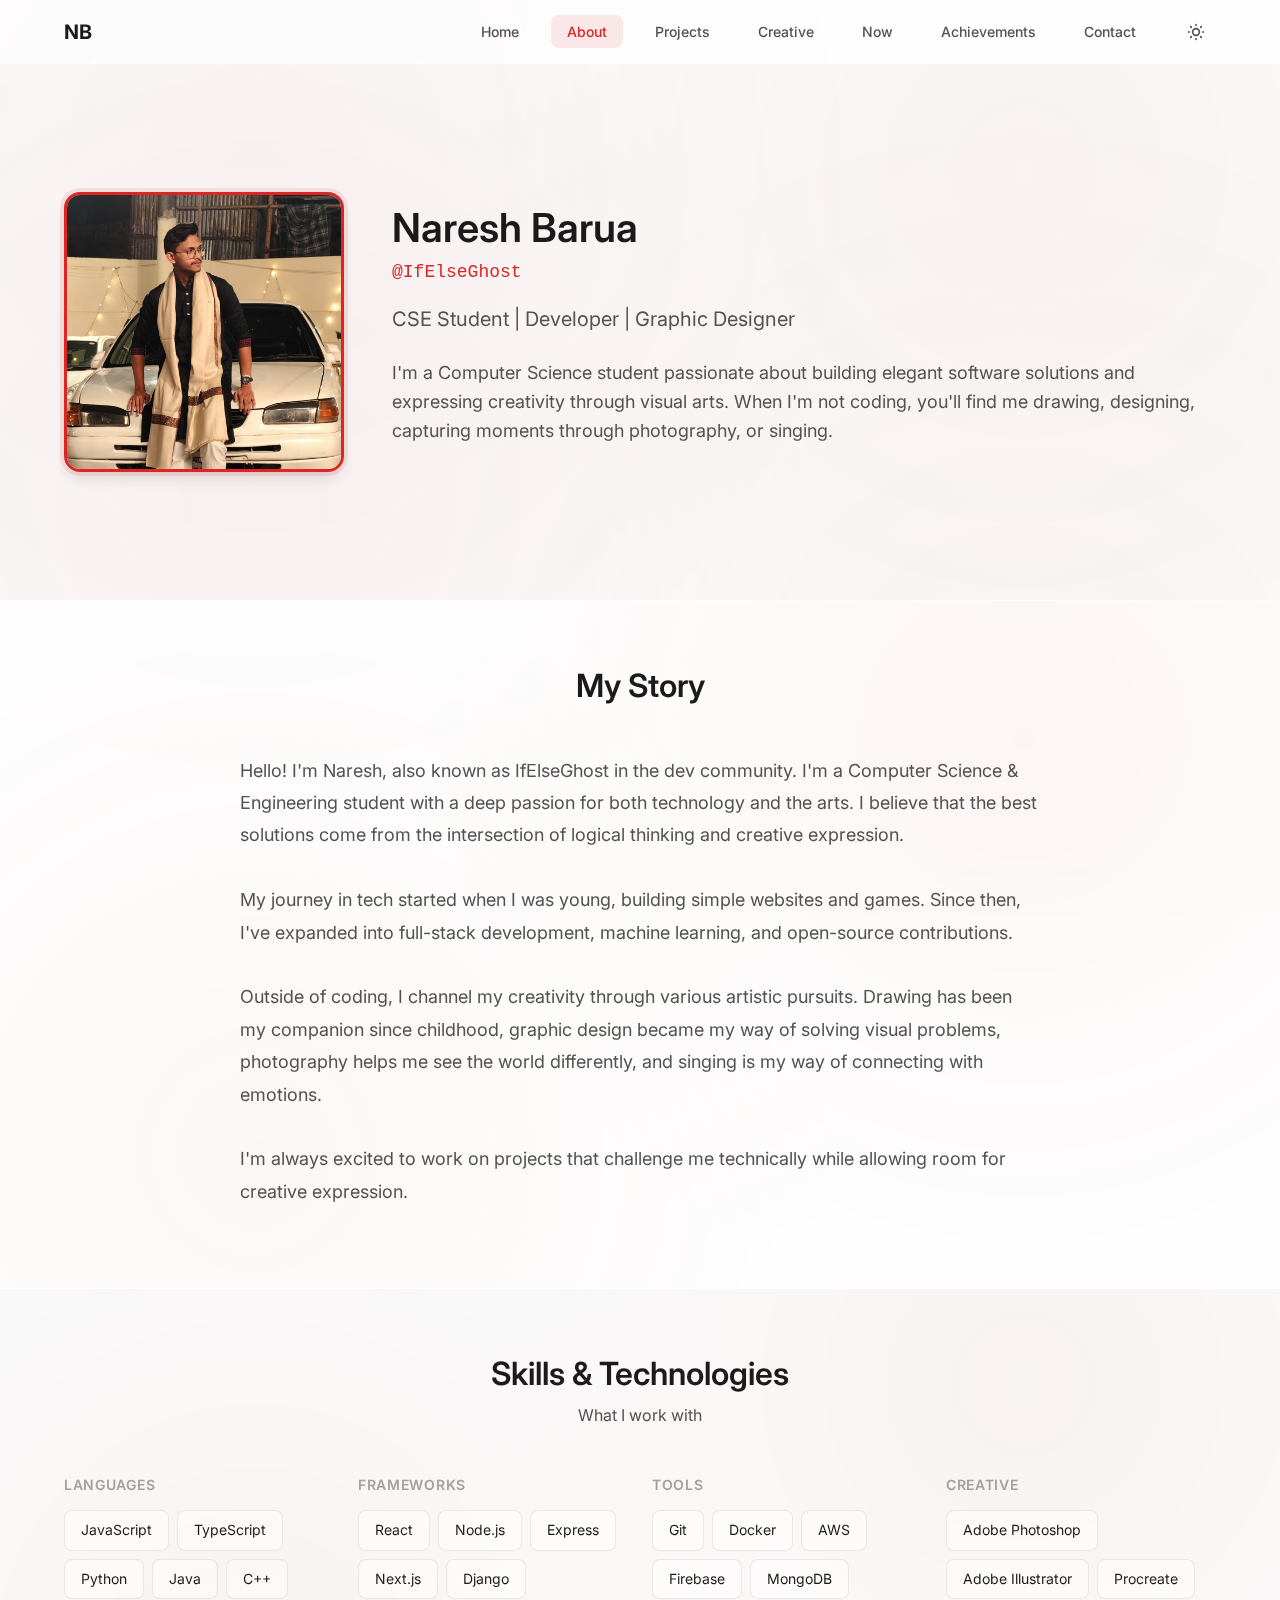
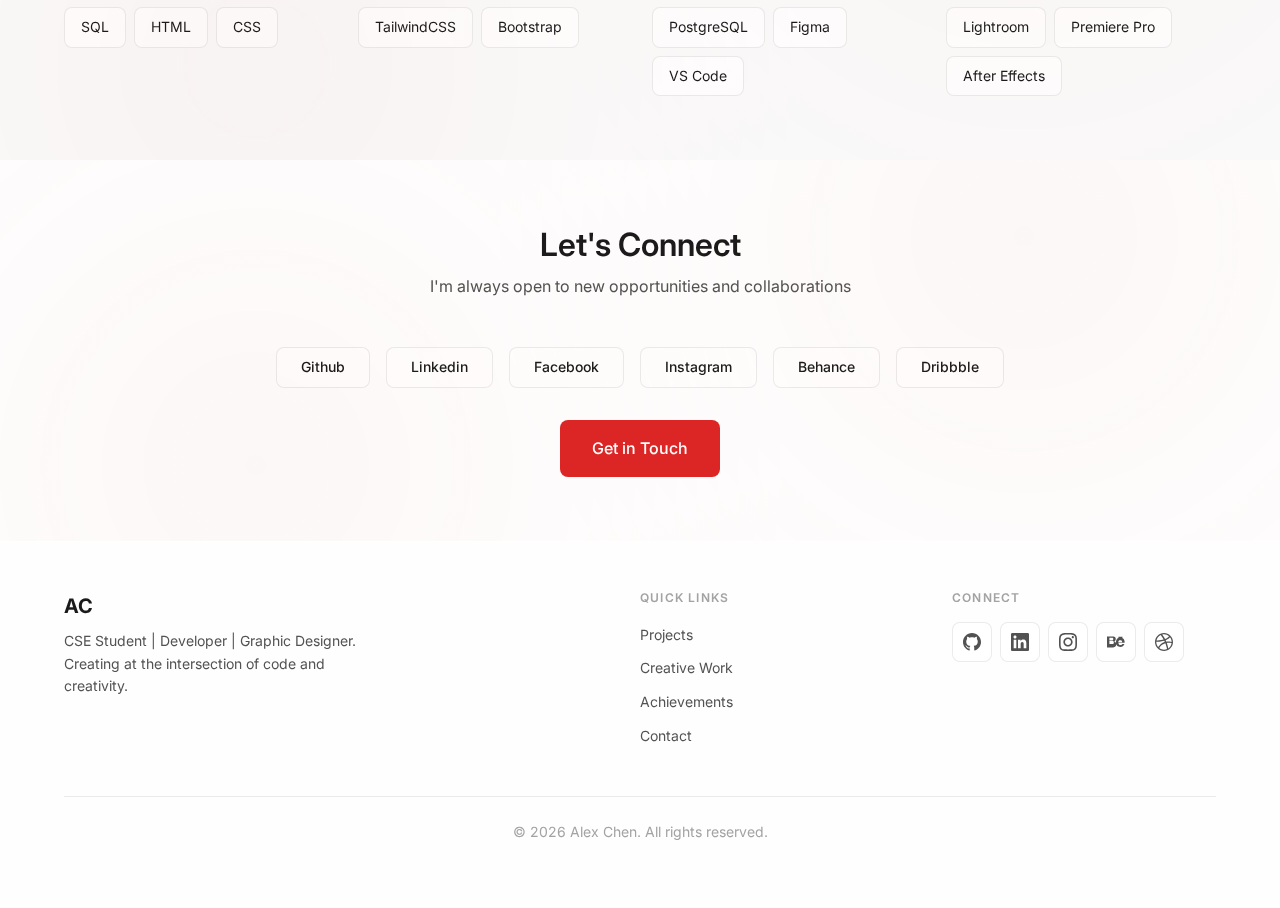
<file: about.html>
<!doctype html>
<html lang="en">
  <head>
    <meta charset="UTF-8" />
    <meta name="viewport" content="width=device-width, initial-scale=1.0" />
    <meta
      name="description"
      content="About Naresh Barua (IfElseGhost) - Learn more about my background, skills, and journey as a developer and creative artist."
    />

    <meta property="og:title" content="About | Naresh Barua" />
    <meta
      property="og:description"
      content="Learn more about my background, skills, and journey as a developer and creative artist."
    />
    <meta property="og:type" content="website" />

    <link rel="icon" href="assets/n_favicon.png" type="image/png" />
    <link rel="preconnect" href="https://fonts.googleapis.com" />
    <link rel="preconnect" href="https://fonts.gstatic.com" crossorigin />
    <link
      href="https://fonts.googleapis.com/css2?family=Inter:wght@400;500;600;700&display=swap"
      rel="stylesheet"
    />

    <link rel="stylesheet" href="css/styles.css" />
    <title>About | Naresh Barua</title>
  </head>
  <body>
    <div id="header-placeholder"></div>

    <main>
      <section class="section">
        <div class="container">
          <div class="about-hero page-content" id="about-hero">
            <div class="about-image">
              <img
                src="assets/img/hero/hero_3.jpg"
                alt="Naresh Barua"
                onerror="this.style.display = 'none'"
              />
            </div>
            <div class="about-content">
              <h1 id="about-name">Naresh Barua</h1>
              <p class="dev-name" id="about-devname">@IfElseGhost</p>
              <p class="tagline" id="about-tagline">
                CSE Student | Developer | Creative Artist
              </p>
              <p id="about-bio-short">Loading...</p>
            </div>
          </div>
        </div>
      </section>

      <section class="section section-glass">
        <div class="container">
          <div class="section-header">
            <h2>My Story</h2>
          </div>
          <div style="max-width: 800px; margin: 0 auto">
            <p
              id="about-bio-long"
              style="
                white-space: pre-line;
                color: var(--color-text-secondary);
                font-size: var(--font-size-lg);
                line-height: 1.8;
              "
            >
              Loading...
            </p>
          </div>
        </div>
      </section>

      <section class="section">
        <div class="container">
          <div class="section-header">
            <h2>Skills & Technologies</h2>
            <p>What I work with</p>
          </div>
          <div class="skills-grid" id="skills-grid">
            <!-- Populated by JS -->
          </div>
        </div>
      </section>

      <section class="section" style="background: var(--color-bg-secondary)">
        <div class="container">
          <div class="section-header">
            <h2>Let's Connect</h2>
            <p>I'm always open to new opportunities and collaborations</p>
          </div>
          <div class="text-center">
            <div class="flex flex-center gap-md flex-wrap" id="about-socials">
              <!-- Populated by JS -->
            </div>
            <div class="mt-xl">
              <a href="contact.html" class="btn btn-primary btn-lg"
                >Get in Touch</a
              >
            </div>
          </div>
        </div>
      </section>
    </main>

    <div id="footer-placeholder"></div>

    <script src="js/theme.js"></script>
    <script src="js/data.js"></script>
    <script src="js/modal.js"></script>
    <script src="js/main.js"></script>
    <script>
      document.addEventListener("DOMContentLoaded", async () => {
        setTimeout(async () => {
          const profile = await DataManager.getProfile();
          if (profile) {
            document.getElementById("about-name").textContent = profile.name;
            document.getElementById("about-tagline").textContent =
              profile.tagline;
            document.getElementById("about-bio-short").textContent =
              profile.bioShort;
            document.getElementById("about-bio-long").textContent =
              profile.bioLong;

            // Render skills
            const skillsGrid = document.getElementById("skills-grid");
            if (skillsGrid && profile.skills) {
              skillsGrid.innerHTML = `
              <div class="skill-category">
                <h4>Languages</h4>
                <div class="skill-tags">
                  ${profile.skills.languages.map((s) => `<span class="skill-tag">${s}</span>`).join("")}
                </div>
              </div>
              <div class="skill-category">
                <h4>Frameworks</h4>
                <div class="skill-tags">
                  ${profile.skills.frameworks.map((s) => `<span class="skill-tag">${s}</span>`).join("")}
                </div>
              </div>
              <div class="skill-category">
                <h4>Tools</h4>
                <div class="skill-tags">
                  ${profile.skills.tools.map((s) => `<span class="skill-tag">${s}</span>`).join("")}
                </div>
              </div>
              <div class="skill-category">
                <h4>Creative</h4>
                <div class="skill-tags">
                  ${profile.skills.creative.map((s) => `<span class="skill-tag">${s}</span>`).join("")}
                </div>
              </div>
            `;
            }

            // Render social links
            const socialsContainer = document.getElementById("about-socials");
            if (socialsContainer && profile.socials) {
              socialsContainer.innerHTML = Object.entries(profile.socials)
                .filter(([_, value]) => value)
                .map(
                  ([key, value]) => `
                <a href="${value}" target="_blank" rel="noopener noreferrer" class="btn btn-secondary">
                  ${key.charAt(0).toUpperCase() + key.slice(1)}
                </a>
              `,
                )
                .join("");
            }
          }
        }, 100);
      });
    </script>
  </body>
</html>
</file>
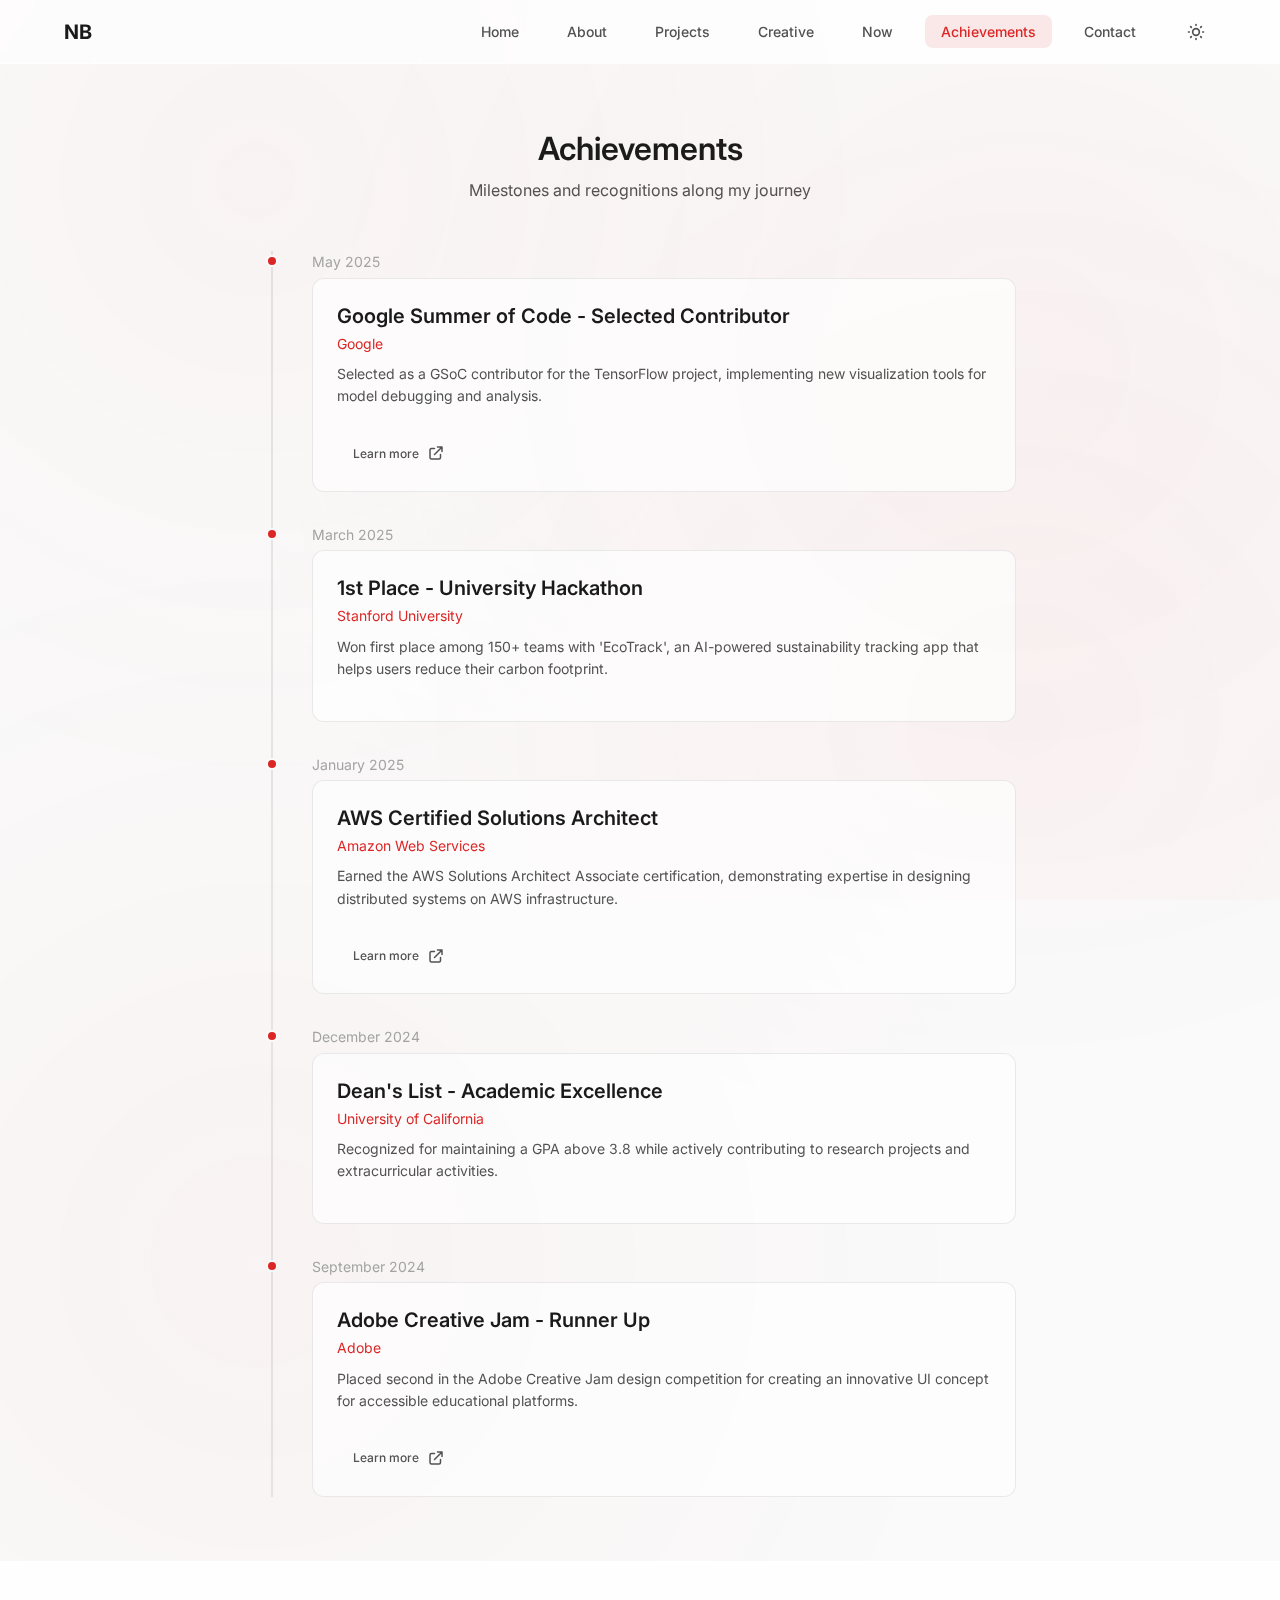
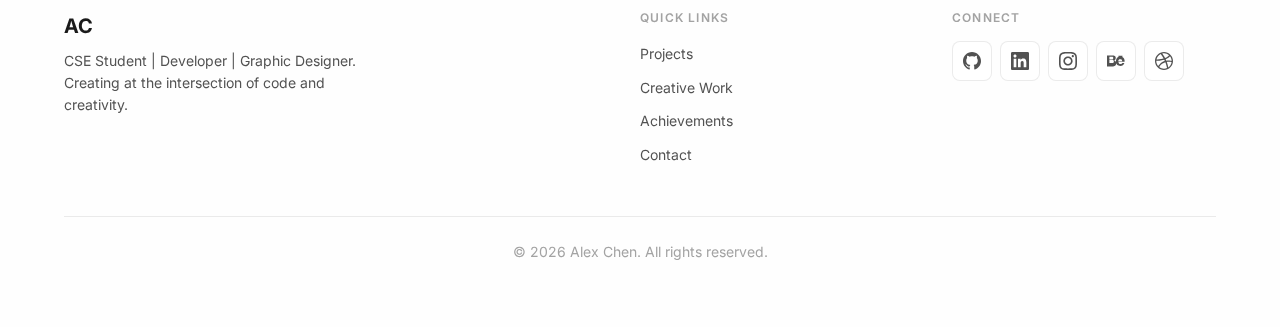
<file: achievements.html>
<!doctype html>
<html lang="en">
  <head>
    <meta charset="UTF-8" />
    <meta name="viewport" content="width=device-width, initial-scale=1.0" />
    <meta
      name="description"
      content="Achievements by Alex Chen - Awards, certifications, and recognitions."
    />

    <meta property="og:title" content="Achievements | Naresh Barua" />
    <meta
      property="og:description"
      content="Awards, certifications, and recognitions throughout my journey."
    />
    <meta property="og:type" content="website" />

    <link rel="icon" href="assets/n_favicon.png" type="image/png" />
    <link rel="preconnect" href="https://fonts.googleapis.com" />
    <link rel="preconnect" href="https://fonts.gstatic.com" crossorigin />
    <link
      href="https://fonts.googleapis.com/css2?family=Inter:wght@400;500;600;700&display=swap"
      rel="stylesheet"
    />

    <link rel="stylesheet" href="css/styles.css" />
    <title>Achievements | Naresh Barua</title>
  </head>
  <body>
    <div id="header-placeholder"></div>

    <main>
      <section class="section">
        <div class="container" style="max-width: 800px">
          <div class="section-header page-content">
            <h2>Achievements</h2>
            <p>Milestones and recognitions along my journey</p>
          </div>

          <div class="timeline" id="achievements-timeline">
            <!-- Populated by JS -->
            <div class="timeline-item">
              <div class="timeline-dot"></div>
              <div class="skeleton skeleton-text" style="width: 100px"></div>
              <div class="timeline-content">
                <div class="skeleton skeleton-title"></div>
                <div class="skeleton skeleton-text"></div>
                <div class="skeleton skeleton-text" style="width: 80%"></div>
              </div>
            </div>
          </div>
        </div>
      </section>
    </main>

    <div id="footer-placeholder"></div>

    <script src="js/theme.js"></script>
    <script src="js/data.js"></script>
    <script src="js/modal.js"></script>
    <script src="js/main.js"></script>
    <script>
      document.addEventListener("DOMContentLoaded", async () => {
        setTimeout(async () => {
          const achievements = await DataManager.getAchievements();
          const container = document.getElementById("achievements-timeline");

          if (container && achievements && achievements.length) {
            // Sort by date descending
            const sorted = achievements.sort(
              (a, b) => new Date(b.date) - new Date(a.date),
            );

            container.innerHTML = sorted
              .map(
                (achievement) => `
            <div class="timeline-item">
              <div class="timeline-dot"></div>
              <div class="timeline-date">${new Date(achievement.date).toLocaleDateString("en-US", { year: "numeric", month: "long" })}</div>
              <div class="timeline-content">
                <h4>${achievement.title}</h4>
                <div class="issuer">${achievement.issuer}</div>
                <p>${achievement.description}</p>
                ${
                  achievement.link
                    ? `
                  <a href="${achievement.link}" target="_blank" rel="noopener noreferrer" class="btn btn-ghost btn-sm mt-md">
                    Learn more
                    <svg xmlns="http://www.w3.org/2000/svg" fill="none" viewBox="0 0 24 24" stroke="currentColor" width="14" height="14">
                      <path stroke-linecap="round" stroke-linejoin="round" stroke-width="2" d="M10 6H6a2 2 0 00-2 2v10a2 2 0 002 2h10a2 2 0 002-2v-4M14 4h6m0 0v6m0-6L10 14" />
                    </svg>
                  </a>
                `
                    : ""
                }
              </div>
            </div>
          `,
              )
              .join("");
          }
        }, 100);
      });
    </script>
  </body>
</html>
</file>
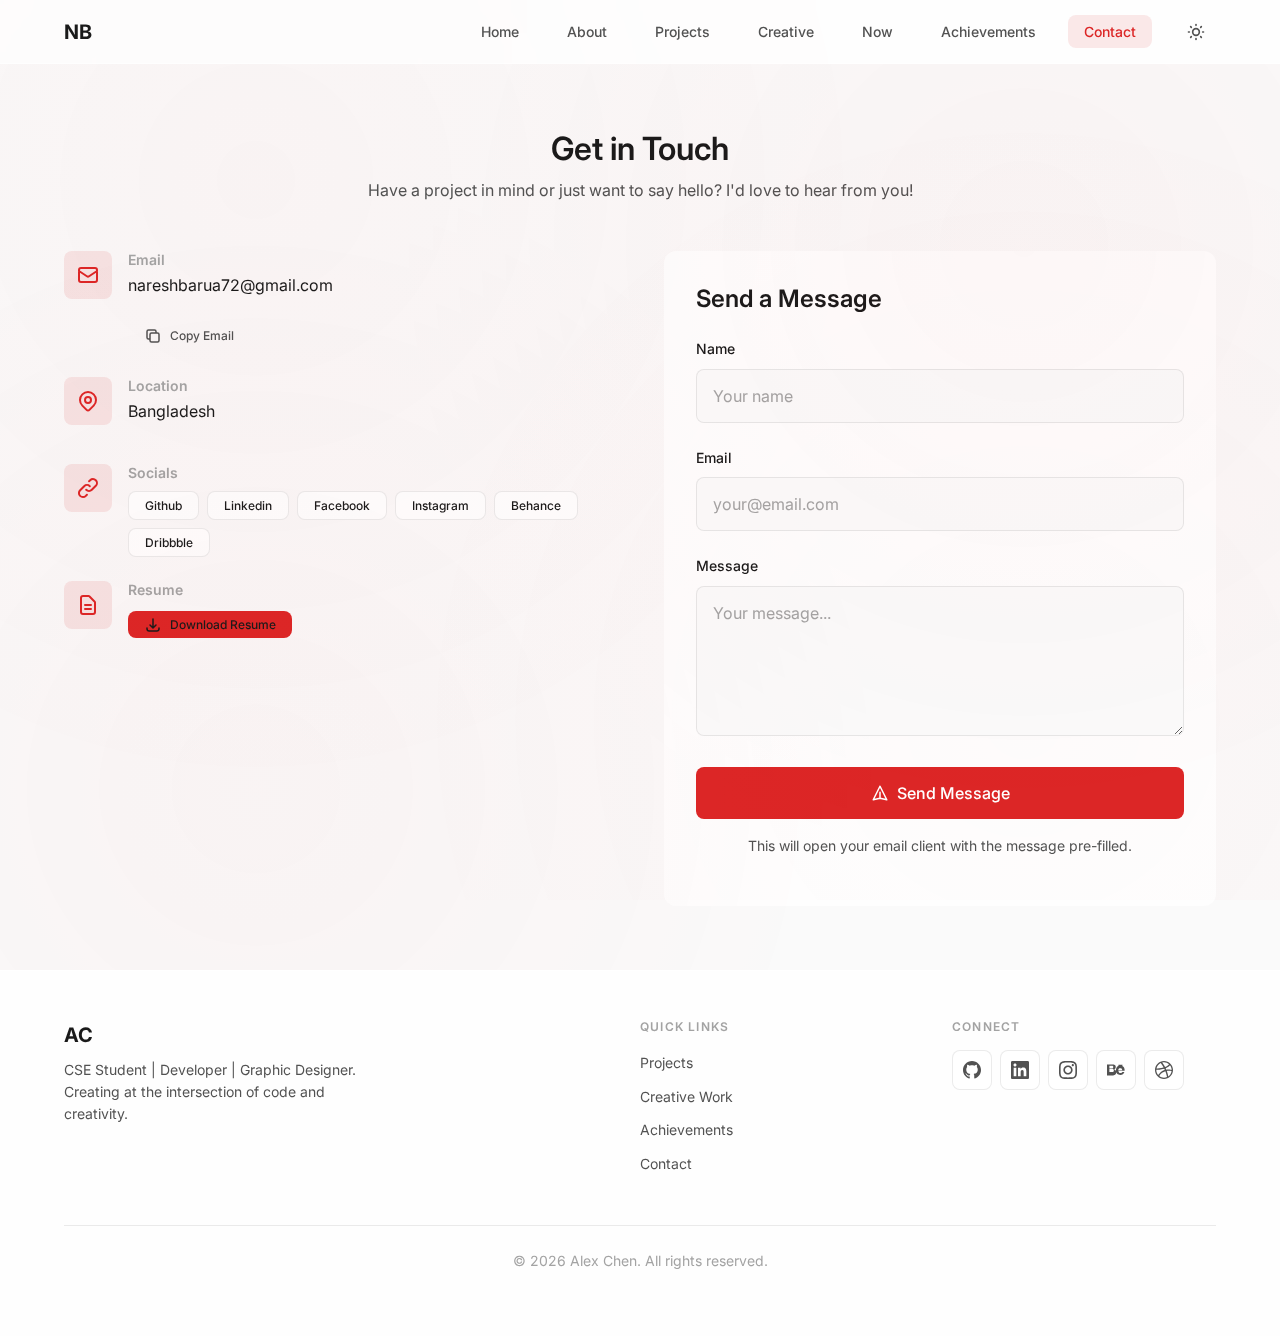
<file: contact.html>
<!doctype html>
<html lang="en">
  <head>
    <meta charset="UTF-8" />
    <meta name="viewport" content="width=device-width, initial-scale=1.0" />
    <meta
      name="description"
      content="Contact Alex Chen - Get in touch for collaborations, opportunities, or just to say hello."
    />

    <meta property="og:title" content="Contact | Alex Chen" />
    <meta
      property="og:description"
      content="Get in touch for collaborations, opportunities, or just to say hello."
    />
    <meta property="og:type" content="website" />

    <link rel="icon" href="assets/favicon.svg" type="image/svg+xml" />
    <link rel="preconnect" href="https://fonts.googleapis.com" />
    <link rel="preconnect" href="https://fonts.gstatic.com" crossorigin />
    <link
      href="https://fonts.googleapis.com/css2?family=Inter:wght@400;500;600;700&display=swap"
      rel="stylesheet"
    />

    <link rel="stylesheet" href="css/styles.css" />
    <title>Contact | Alex Chen</title>
  </head>
  <body>
    <div id="header-placeholder"></div>

    <main>
      <section class="section">
        <div class="container">
          <div class="section-header page-content">
            <h2>Get in Touch</h2>
            <p>
              Have a project in mind or just want to say hello? I'd love to hear
              from you!
            </p>
          </div>

          <div class="contact-grid">
            <!-- Contact Info -->
            <div class="contact-info">
              <div class="contact-item">
                <div class="icon">
                  <svg
                    xmlns="http://www.w3.org/2000/svg"
                    fill="none"
                    viewBox="0 0 24 24"
                    stroke="currentColor"
                  >
                    <path
                      stroke-linecap="round"
                      stroke-linejoin="round"
                      stroke-width="2"
                      d="M3 8l7.89 5.26a2 2 0 002.22 0L21 8M5 19h14a2 2 0 002-2V7a2 2 0 00-2-2H5a2 2 0 00-2 2v10a2 2 0 002 2z"
                    />
                  </svg>
                </div>
                <div>
                  <h4>Email</h4>
                  <p id="contact-email">Loading...</p>
                  <button
                    class="btn btn-ghost btn-sm mt-sm"
                    id="copy-email-btn"
                  >
                    <svg
                      xmlns="http://www.w3.org/2000/svg"
                      fill="none"
                      viewBox="0 0 24 24"
                      stroke="currentColor"
                      width="16"
                      height="16"
                    >
                      <path
                        stroke-linecap="round"
                        stroke-linejoin="round"
                        stroke-width="2"
                        d="M8 16H6a2 2 0 01-2-2V6a2 2 0 012-2h8a2 2 0 012 2v2m-6 12h8a2 2 0 002-2v-8a2 2 0 00-2-2h-8a2 2 0 00-2 2v8a2 2 0 002 2z"
                      />
                    </svg>
                    Copy Email
                  </button>
                </div>
              </div>

              <div class="contact-item">
                <div class="icon">
                  <svg
                    xmlns="http://www.w3.org/2000/svg"
                    fill="none"
                    viewBox="0 0 24 24"
                    stroke="currentColor"
                  >
                    <path
                      stroke-linecap="round"
                      stroke-linejoin="round"
                      stroke-width="2"
                      d="M17.657 16.657L13.414 20.9a1.998 1.998 0 01-2.827 0l-4.244-4.243a8 8 0 1111.314 0z"
                    />
                    <path
                      stroke-linecap="round"
                      stroke-linejoin="round"
                      stroke-width="2"
                      d="M15 11a3 3 0 11-6 0 3 3 0 016 0z"
                    />
                  </svg>
                </div>
                <div>
                  <h4>Location</h4>
                  <p id="contact-location">Loading...</p>
                </div>
              </div>

              <div class="contact-item">
                <div class="icon">
                  <svg
                    xmlns="http://www.w3.org/2000/svg"
                    fill="none"
                    viewBox="0 0 24 24"
                    stroke="currentColor"
                  >
                    <path
                      stroke-linecap="round"
                      stroke-linejoin="round"
                      stroke-width="2"
                      d="M13.828 10.172a4 4 0 00-5.656 0l-4 4a4 4 0 105.656 5.656l1.102-1.101m-.758-4.899a4 4 0 005.656 0l4-4a4 4 0 00-5.656-5.656l-1.1 1.1"
                    />
                  </svg>
                </div>
                <div>
                  <h4>Socials</h4>
                  <div class="flex flex-wrap gap-sm mt-sm" id="contact-socials">
                    <!-- Populated by JS -->
                  </div>
                </div>
              </div>

              <div class="contact-item">
                <div class="icon">
                  <svg
                    xmlns="http://www.w3.org/2000/svg"
                    fill="none"
                    viewBox="0 0 24 24"
                    stroke="currentColor"
                  >
                    <path
                      stroke-linecap="round"
                      stroke-linejoin="round"
                      stroke-width="2"
                      d="M9 12h6m-6 4h6m2 5H7a2 2 0 01-2-2V5a2 2 0 012-2h5.586a1 1 0 01.707.293l5.414 5.414a1 1 0 01.293.707V19a2 2 0 01-2 2z"
                    />
                  </svg>
                </div>
                <div>
                  <h4>Resume</h4>
                  <a
                    href="assets/resume.pdf"
                    target="_blank"
                    rel="noopener noreferrer"
                    class="btn btn-primary btn-sm mt-sm"
                  >
                    <svg
                      xmlns="http://www.w3.org/2000/svg"
                      fill="none"
                      viewBox="0 0 24 24"
                      stroke="currentColor"
                      width="16"
                      height="16"
                    >
                      <path
                        stroke-linecap="round"
                        stroke-linejoin="round"
                        stroke-width="2"
                        d="M4 16v1a3 3 0 003 3h10a3 3 0 003-3v-1m-4-4l-4 4m0 0l-4-4m4 4V4"
                      />
                    </svg>
                    Download Resume
                  </a>
                </div>
              </div>
            </div>

            <!-- Contact Form -->
            <div class="contact-form">
              <h3 style="margin-bottom: var(--space-lg)">Send a Message</h3>
              <form id="contact-form">
                <div class="form-group">
                  <label class="form-label" for="name">Name</label>
                  <input
                    type="text"
                    id="name"
                    name="name"
                    class="form-input"
                    placeholder="Your name"
                    required
                  />
                </div>

                <div class="form-group">
                  <label class="form-label" for="email">Email</label>
                  <input
                    type="email"
                    id="email"
                    name="email"
                    class="form-input"
                    placeholder="your@email.com"
                    required
                  />
                </div>

                <div class="form-group">
                  <label class="form-label" for="message">Message</label>
                  <textarea
                    id="message"
                    name="message"
                    class="form-textarea"
                    placeholder="Your message..."
                    required
                  ></textarea>
                </div>

                <button
                  type="submit"
                  class="btn btn-primary btn-lg"
                  style="width: 100%"
                >
                  <svg
                    xmlns="http://www.w3.org/2000/svg"
                    fill="none"
                    viewBox="0 0 24 24"
                    stroke="currentColor"
                    width="18"
                    height="18"
                  >
                    <path
                      stroke-linecap="round"
                      stroke-linejoin="round"
                      stroke-width="2"
                      d="M12 19l9 2-9-18-9 18 9-2zm0 0v-8"
                    />
                  </svg>
                  Send Message
                </button>
              </form>
              <p class="text-small text-muted text-center mt-md">
                This will open your email client with the message pre-filled.
              </p>
            </div>
          </div>
        </div>
      </section>
    </main>

    <div id="footer-placeholder"></div>

    <script src="js/theme.js"></script>
    <script src="js/data.js"></script>
    <script src="js/modal.js"></script>
    <script src="js/main.js"></script>
    <script>
      let profileEmail = "";

      document.addEventListener("DOMContentLoaded", async () => {
        setTimeout(async () => {
          const profile = await DataManager.getProfile();
          if (profile) {
            profileEmail = profile.email;
            document.getElementById("contact-email").textContent =
              profile.email;
            document.getElementById("contact-location").textContent =
              profile.location;

            // Render social links
            const socialsContainer = document.getElementById("contact-socials");
            if (socialsContainer && profile.socials) {
              socialsContainer.innerHTML = Object.entries(profile.socials)
                .filter(([_, value]) => value)
                .map(
                  ([key, value]) => `
                <a href="${value}" target="_blank" rel="noopener noreferrer" class="btn btn-secondary btn-sm">
                  ${key.charAt(0).toUpperCase() + key.slice(1)}
                </a>
              `,
                )
                .join("");
            }
          }

          // Copy email button
          document
            .getElementById("copy-email-btn")
            .addEventListener("click", () => {
              copyToClipboard(profileEmail);
            });

          // Contact form
          document
            .getElementById("contact-form")
            .addEventListener("submit", (e) => {
              e.preventDefault();
              const name = document.getElementById("name").value;
              const email = document.getElementById("email").value;
              const message = document.getElementById("message").value;

              const subject = encodeURIComponent(
                `Portfolio Contact from ${name}`,
              );
              const body = encodeURIComponent(
                `Name: ${name}\nEmail: ${email}\n\nMessage:\n${message}`,
              );

              window.location.href = `mailto:${profileEmail}?subject=${subject}&body=${body}`;
            });
        }, 100);
      });
    </script>
  </body>
</html>
</file>
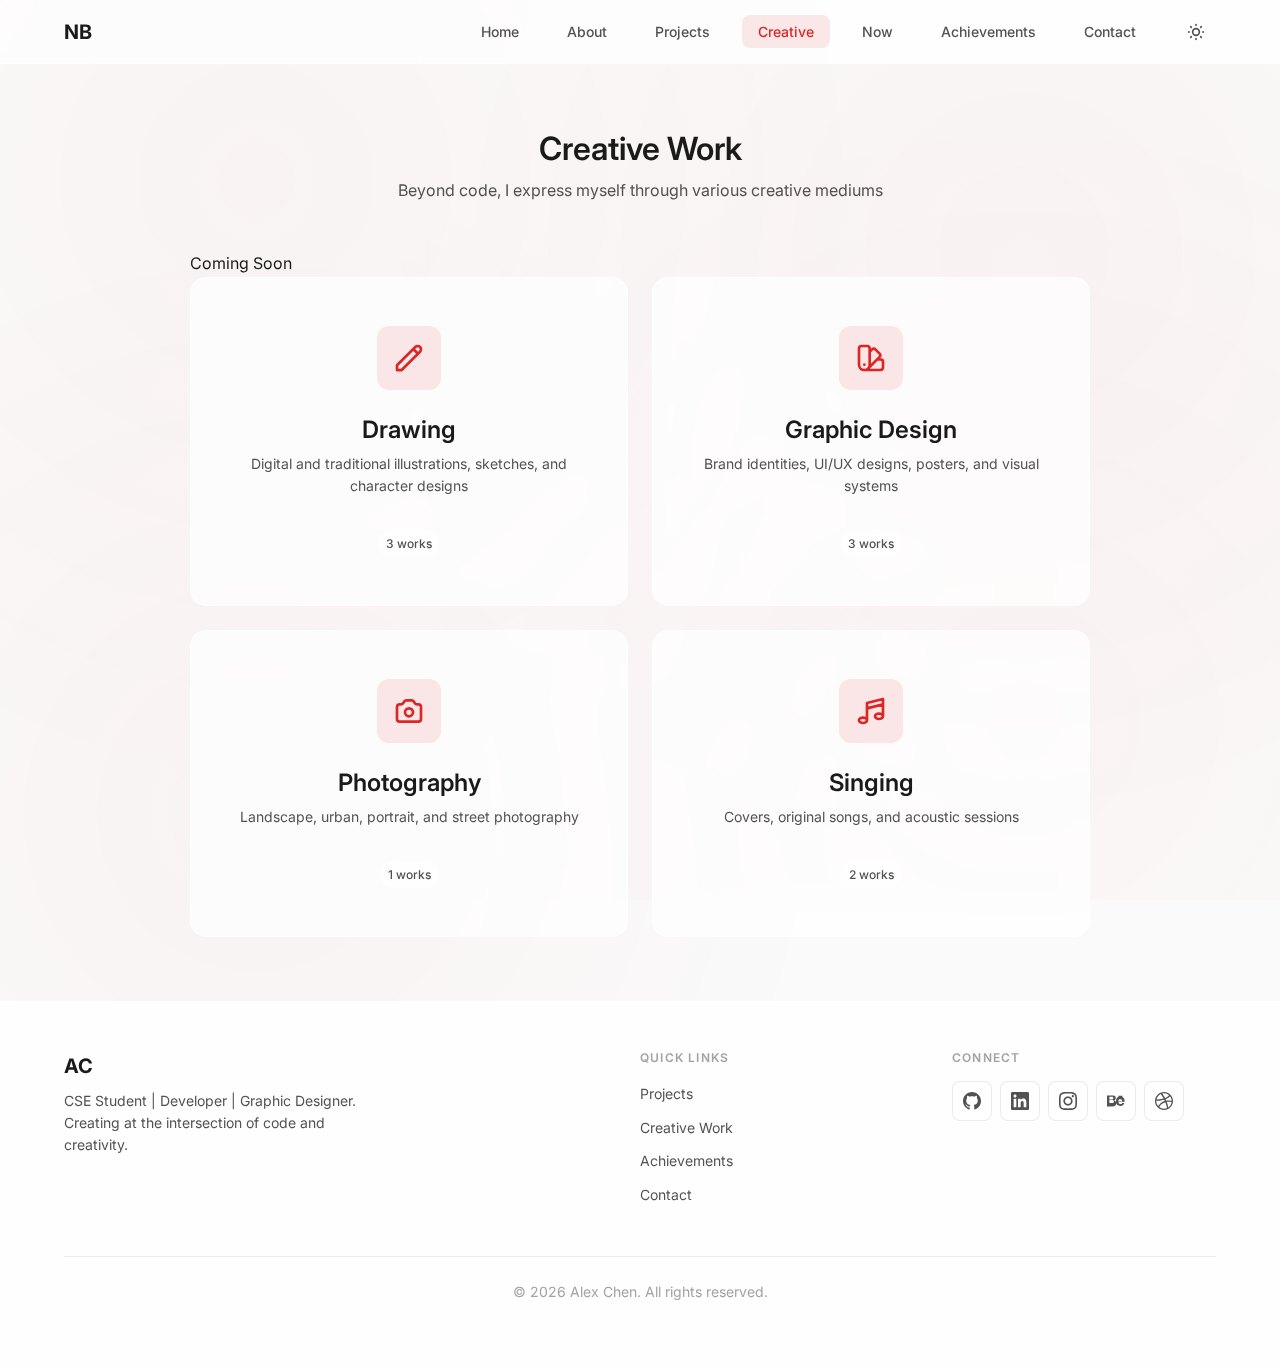
<file: creative.html>
<!doctype html>
<html lang="en">
  <head>
    <meta charset="UTF-8" />
    <meta name="viewport" content="width=device-width, initial-scale=1.0" />
    <meta
      name="description"
      content="Creative work by Alex Chen - Drawing, Graphic Design, Photography, and Singing."
    />

    <meta property="og:title" content="Creative | Naresh Barua" />
    <meta
      property="og:description"
      content="Explore my creative portfolio - Drawing, Graphic Design, Photography, and Singing."
    />
    <meta property="og:type" content="website" />

    <link rel="icon" href="assets/n_favicon.png" type="image/png" />
    <link rel="preconnect" href="https://fonts.googleapis.com" />
    <link rel="preconnect" href="https://fonts.gstatic.com" crossorigin />
    <link
      href="https://fonts.googleapis.com/css2?family=Inter:wght@400;500;600;700&display=swap"
      rel="stylesheet"
    />

    <link rel="stylesheet" href="css/styles.css" />
    <title>Creative | Naresh Barua</title>
  </head>
  <body>
    <div id="header-placeholder"></div>

    <main>
      <section class="section">
        <div class="container">
          <div class="section-header page-content">
            <h2>Creative Work</h2>
            <p>
              Beyond code, I express myself through various creative mediums
            </p>
          </div>

          <div
            class="coming-soon-wrapper"
            style="max-width: 900px; margin: 0 auto"
          >
            <div class="coming-soon-overlay">
              <span class="coming-soon-badge">Coming Soon</span>
            </div>
            <div class="grid grid-2">
              <a
                href="drawing.html"
                class="card category-card"
                data-category="drawing"
              >
                <div class="icon">
                  <svg
                    xmlns="http://www.w3.org/2000/svg"
                    fill="none"
                    viewBox="0 0 24 24"
                    stroke="currentColor"
                  >
                    <path
                      stroke-linecap="round"
                      stroke-linejoin="round"
                      stroke-width="2"
                      d="M15.232 5.232l3.536 3.536m-2.036-5.036a2.5 2.5 0 113.536 3.536L6.5 21.036H3v-3.572L16.732 3.732z"
                    />
                  </svg>
                </div>
                <h3>Drawing</h3>
                <p>
                  Digital and traditional illustrations, sketches, and character
                  designs
                </p>
                <span class="count badge mt-md">0 works</span>
              </a>

              <a
                href="graphic-design.html"
                class="card category-card"
                data-category="graphic-design"
              >
                <div class="icon">
                  <svg
                    xmlns="http://www.w3.org/2000/svg"
                    fill="none"
                    viewBox="0 0 24 24"
                    stroke="currentColor"
                  >
                    <path
                      stroke-linecap="round"
                      stroke-linejoin="round"
                      stroke-width="2"
                      d="M7 21a4 4 0 01-4-4V5a2 2 0 012-2h4a2 2 0 012 2v12a4 4 0 01-4 4zm0 0h12a2 2 0 002-2v-4a2 2 0 00-2-2h-2.343M11 7.343l1.657-1.657a2 2 0 012.828 0l2.829 2.829a2 2 0 010 2.828l-8.486 8.485M7 17h.01"
                    />
                  </svg>
                </div>
                <h3>Graphic Design</h3>
                <p>
                  Brand identities, UI/UX designs, posters, and visual systems
                </p>
                <span class="count badge mt-md">0 works</span>
              </a>

              <a
                href="photography.html"
                class="card category-card"
                data-category="photography"
              >
                <div class="icon">
                  <svg
                    xmlns="http://www.w3.org/2000/svg"
                    fill="none"
                    viewBox="0 0 24 24"
                    stroke="currentColor"
                  >
                    <path
                      stroke-linecap="round"
                      stroke-linejoin="round"
                      stroke-width="2"
                      d="M3 9a2 2 0 012-2h.93a2 2 0 001.664-.89l.812-1.22A2 2 0 0110.07 4h3.86a2 2 0 011.664.89l.812 1.22A2 2 0 0018.07 7H19a2 2 0 012 2v9a2 2 0 01-2 2H5a2 2 0 01-2-2V9z"
                    />
                    <path
                      stroke-linecap="round"
                      stroke-linejoin="round"
                      stroke-width="2"
                      d="M15 13a3 3 0 11-6 0 3 3 0 016 0z"
                    />
                  </svg>
                </div>
                <h3>Photography</h3>
                <p>Landscape, urban, portrait, and street photography</p>
                <span class="count badge mt-md">0 works</span>
              </a>

              <a
                href="singing.html"
                class="card category-card"
                data-category="singing"
              >
                <div class="icon">
                  <svg
                    xmlns="http://www.w3.org/2000/svg"
                    fill="none"
                    viewBox="0 0 24 24"
                    stroke="currentColor"
                  >
                    <path
                      stroke-linecap="round"
                      stroke-linejoin="round"
                      stroke-width="2"
                      d="M9 19V6l12-3v13M9 19c0 1.105-1.343 2-3 2s-3-.895-3-2 1.343-2 3-2 3 .895 3 2zm12-3c0 1.105-1.343 2-3 2s-3-.895-3-2 1.343-2 3-2 3 .895 3 2zM9 10l12-3"
                    />
                  </svg>
                </div>
                <h3>Singing</h3>
                <p>Covers, original songs, and acoustic sessions</p>
                <span class="count badge mt-md">0 works</span>
              </a>
            </div>
          </div>
        </div>
      </section>
    </main>

    <div id="footer-placeholder"></div>

    <script src="js/theme.js"></script>
    <script src="js/data.js"></script>
    <script src="js/modal.js"></script>
    <script src="js/main.js"></script>
    <script src="js/creative.js"></script>
    <script>
      document.addEventListener("DOMContentLoaded", () => {
        setTimeout(() => {
          CreativeManager.init();
        }, 100);
      });
    </script>
  </body>
</html>
</file>
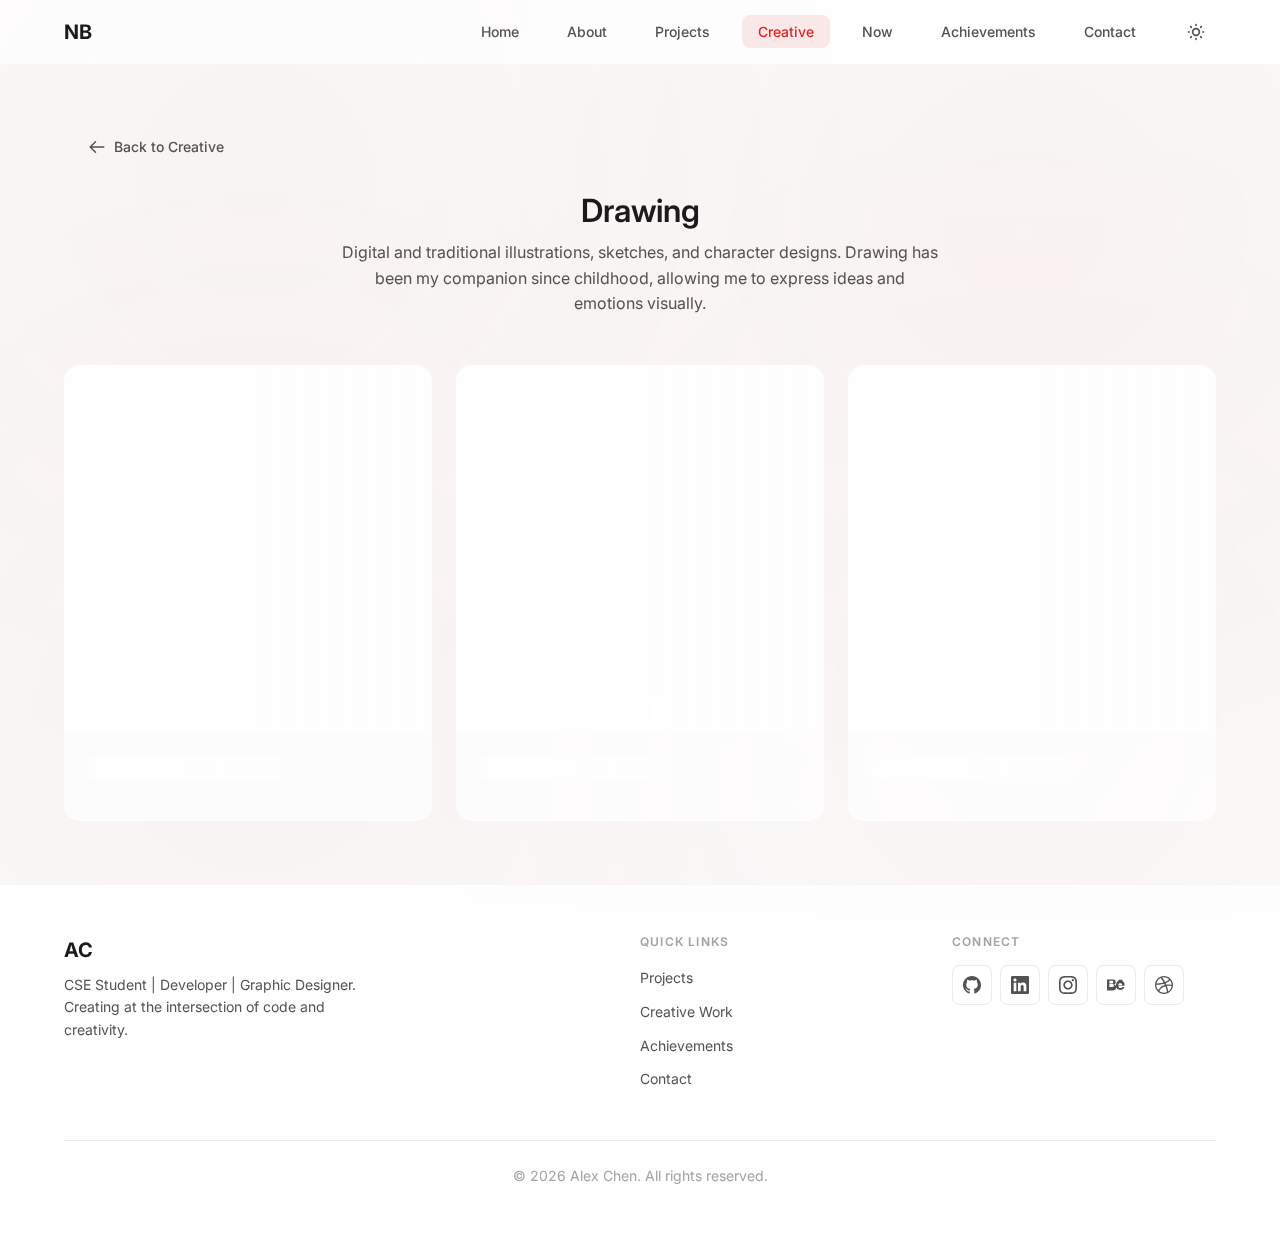
<file: drawing.html>
<!doctype html>
<html lang="en">
  <head>
    <meta charset="UTF-8" />
    <meta name="viewport" content="width=device-width, initial-scale=1.0" />
    <meta
      name="description"
      content="Drawing portfolio by Alex Chen - Digital and traditional illustrations, sketches, and character designs."
    />

    <meta property="og:title" content="Drawing | Naresh Barua" />
    <meta
      property="og:description"
      content="Digital and traditional illustrations, sketches, and character designs."
    />
    <meta property="og:type" content="website" />

    <link rel="icon" href="assets/favicon.svg" type="image/svg+xml" />
    <link rel="preconnect" href="https://fonts.googleapis.com" />
    <link rel="preconnect" href="https://fonts.gstatic.com" crossorigin />
    <link
      href="https://fonts.googleapis.com/css2?family=Inter:wght@400;500;600;700&display=swap"
      rel="stylesheet"
    />

    <link rel="stylesheet" href="css/styles.css" />
    <title>Drawing | Naresh Barua</title>
  </head>
  <body>
    <div id="header-placeholder"></div>

    <main>
      <section class="section">
        <div class="container">
          <div class="page-content">
            <a href="creative.html" class="btn btn-ghost mb-lg">
              <svg
                xmlns="http://www.w3.org/2000/svg"
                fill="none"
                viewBox="0 0 24 24"
                stroke="currentColor"
                width="18"
                height="18"
              >
                <path
                  stroke-linecap="round"
                  stroke-linejoin="round"
                  stroke-width="2"
                  d="M10 19l-7-7m0 0l7-7m-7 7h18"
                />
              </svg>
              Back to Creative
            </a>

            <div class="section-header">
              <h2>Drawing</h2>
              <p>
                Digital and traditional illustrations, sketches, and character
                designs. Drawing has been my companion since childhood, allowing
                me to express ideas and emotions visually.
              </p>
            </div>
          </div>

          <div class="grid grid-3" id="creative-grid">
            <!-- Populated by JS -->
            <div class="card">
              <div
                class="skeleton skeleton-image"
                style="aspect-ratio: 1"
              ></div>
              <div class="card-body">
                <div class="skeleton skeleton-title"></div>
              </div>
            </div>
            <div class="card">
              <div
                class="skeleton skeleton-image"
                style="aspect-ratio: 1"
              ></div>
              <div class="card-body">
                <div class="skeleton skeleton-title"></div>
              </div>
            </div>
            <div class="card">
              <div
                class="skeleton skeleton-image"
                style="aspect-ratio: 1"
              ></div>
              <div class="card-body">
                <div class="skeleton skeleton-title"></div>
              </div>
            </div>
          </div>
        </div>
      </section>
    </main>

    <div id="footer-placeholder"></div>

    <script src="js/theme.js"></script>
    <script src="js/data.js"></script>
    <script src="js/modal.js"></script>
    <script src="js/main.js"></script>
    <script src="js/creative.js"></script>
    <script>
      document.addEventListener("DOMContentLoaded", () => {
        setTimeout(() => {
          CreativeManager.init("drawing");
        }, 100);
      });
    </script>
  </body>
</html>
</file>
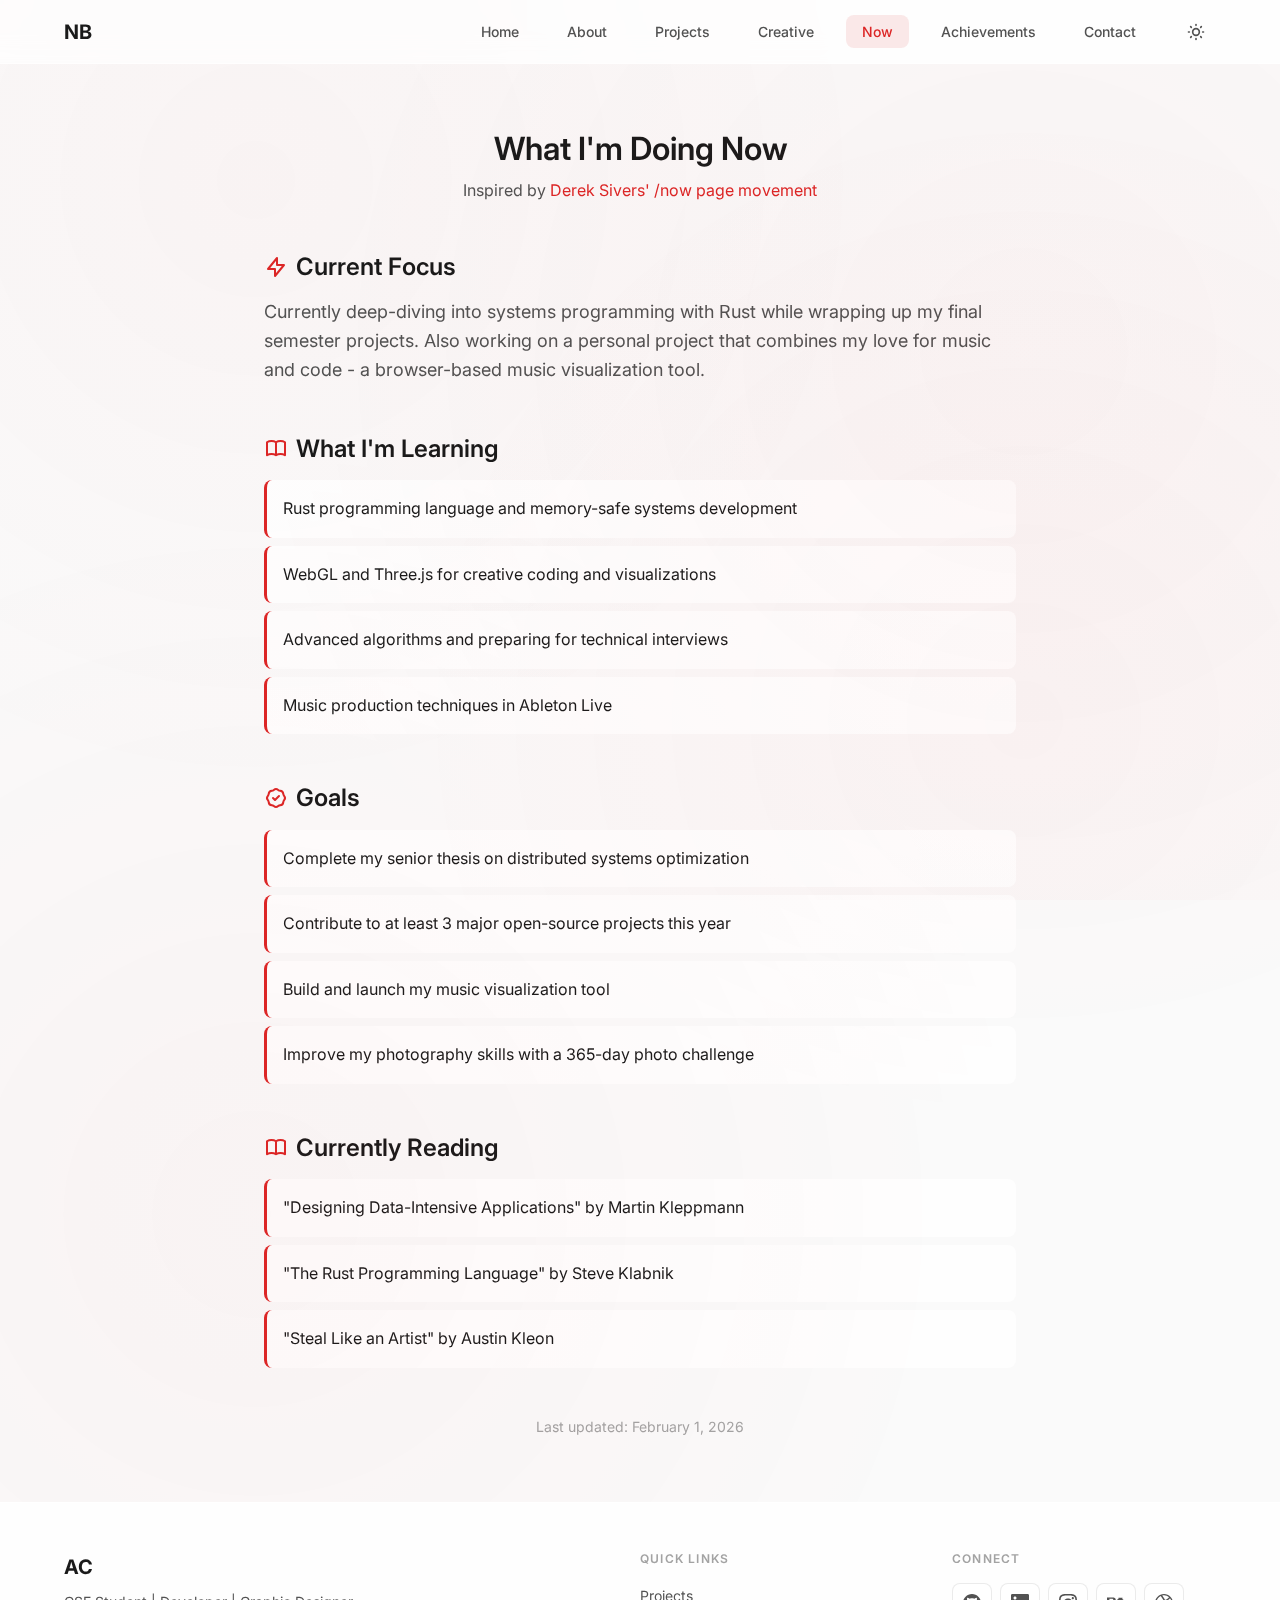
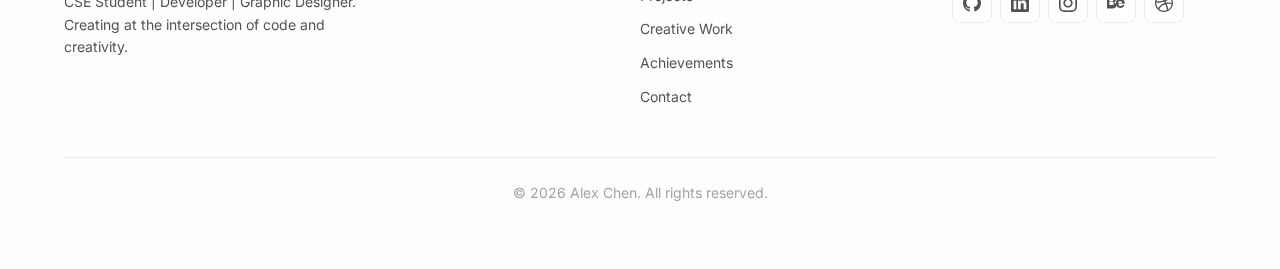
<file: now.html>
<!doctype html>
<html lang="en">
  <head>
    <meta charset="UTF-8" />
    <meta name="viewport" content="width=device-width, initial-scale=1.0" />
    <meta
      name="description"
      content="What Alex Chen is doing now - Current focus, learning, and goals."
    />

    <meta property="og:title" content="Now | Naresh Barua" />
    <meta
      property="og:description"
      content="What I'm currently focused on, learning, and working towards."
    />
    <meta property="og:type" content="website" />

    <link rel="icon" href="assets/n_favicon.png" type="image/png" />
    <link rel="preconnect" href="https://fonts.googleapis.com" />
    <link rel="preconnect" href="https://fonts.gstatic.com" crossorigin />
    <link
      href="https://fonts.googleapis.com/css2?family=Inter:wght@400;500;600;700&display=swap"
      rel="stylesheet"
    />

    <link rel="stylesheet" href="css/styles.css" />
    <title>Now | Naresh Barua</title>
  </head>
  <body>
    <div id="header-placeholder"></div>

    <main>
      <section class="section">
        <div class="container" style="max-width: 800px">
          <div class="section-header page-content">
            <h2>What I'm Doing Now</h2>
            <p>
              Inspired by
              <a
                href="https://nownownow.com/about"
                target="_blank"
                rel="noopener noreferrer"
                >Derek Sivers' /now page movement</a
              >
            </p>
          </div>

          <div id="now-content">
            <!-- Current Focus -->
            <div class="now-section">
              <h3>
                <svg
                  xmlns="http://www.w3.org/2000/svg"
                  fill="none"
                  viewBox="0 0 24 24"
                  stroke="currentColor"
                >
                  <path
                    stroke-linecap="round"
                    stroke-linejoin="round"
                    stroke-width="2"
                    d="M13 10V3L4 14h7v7l9-11h-7z"
                  />
                </svg>
                Current Focus
              </h3>
              <p
                id="now-focus"
                style="
                  color: var(--color-text-secondary);
                  font-size: var(--font-size-lg);
                "
              >
                Loading...
              </p>
            </div>

            <!-- What I'm Learning -->
            <div class="now-section">
              <h3>
                <svg
                  xmlns="http://www.w3.org/2000/svg"
                  fill="none"
                  viewBox="0 0 24 24"
                  stroke="currentColor"
                >
                  <path
                    stroke-linecap="round"
                    stroke-linejoin="round"
                    stroke-width="2"
                    d="M12 6.253v13m0-13C10.832 5.477 9.246 5 7.5 5S4.168 5.477 3 6.253v13C4.168 18.477 5.754 18 7.5 18s3.332.477 4.5 1.253m0-13C13.168 5.477 14.754 5 16.5 5c1.747 0 3.332.477 4.5 1.253v13C19.832 18.477 18.247 18 16.5 18c-1.746 0-3.332.477-4.5 1.253"
                  />
                </svg>
                What I'm Learning
              </h3>
              <ul class="now-list" id="now-learning">
                <!-- Populated by JS -->
              </ul>
            </div>

            <!-- Goals -->
            <div class="now-section">
              <h3>
                <svg
                  xmlns="http://www.w3.org/2000/svg"
                  fill="none"
                  viewBox="0 0 24 24"
                  stroke="currentColor"
                >
                  <path
                    stroke-linecap="round"
                    stroke-linejoin="round"
                    stroke-width="2"
                    d="M9 12l2 2 4-4M7.835 4.697a3.42 3.42 0 001.946-.806 3.42 3.42 0 014.438 0 3.42 3.42 0 001.946.806 3.42 3.42 0 013.138 3.138 3.42 3.42 0 00.806 1.946 3.42 3.42 0 010 4.438 3.42 3.42 0 00-.806 1.946 3.42 3.42 0 01-3.138 3.138 3.42 3.42 0 00-1.946.806 3.42 3.42 0 01-4.438 0 3.42 3.42 0 00-1.946-.806 3.42 3.42 0 01-3.138-3.138 3.42 3.42 0 00-.806-1.946 3.42 3.42 0 010-4.438 3.42 3.42 0 00.806-1.946 3.42 3.42 0 013.138-3.138z"
                  />
                </svg>
                Goals
              </h3>
              <ul class="now-list" id="now-goals">
                <!-- Populated by JS -->
              </ul>
            </div>

            <!-- Reading -->
            <div class="now-section">
              <h3>
                <svg
                  xmlns="http://www.w3.org/2000/svg"
                  fill="none"
                  viewBox="0 0 24 24"
                  stroke="currentColor"
                >
                  <path
                    stroke-linecap="round"
                    stroke-linejoin="round"
                    stroke-width="2"
                    d="M12 6.253v13m0-13C10.832 5.477 9.246 5 7.5 5S4.168 5.477 3 6.253v13C4.168 18.477 5.754 18 7.5 18s3.332.477 4.5 1.253m0-13C13.168 5.477 14.754 5 16.5 5c1.747 0 3.332.477 4.5 1.253v13C19.832 18.477 18.247 18 16.5 18c-1.746 0-3.332.477-4.5 1.253"
                  />
                </svg>
                Currently Reading
              </h3>
              <ul class="now-list" id="now-reading">
                <!-- Populated by JS -->
              </ul>
            </div>

            <div
              class="text-center mt-xl"
              style="
                color: var(--color-text-muted);
                font-size: var(--font-size-sm);
              "
            >
              Last updated: <span id="now-updated">Loading...</span>
            </div>
          </div>
        </div>
      </section>
    </main>

    <div id="footer-placeholder"></div>

    <script src="js/theme.js"></script>
    <script src="js/data.js"></script>
    <script src="js/modal.js"></script>
    <script src="js/main.js"></script>
    <script>
      document.addEventListener("DOMContentLoaded", async () => {
        setTimeout(async () => {
          const now = await DataManager.getNow();
          if (now) {
            document.getElementById("now-focus").textContent = now.currentFocus;

            document.getElementById("now-learning").innerHTML = now.whatLearning
              .map((item) => `<li>${item}</li>`)
              .join("");

            document.getElementById("now-goals").innerHTML = now.goals
              .map((item) => `<li>${item}</li>`)
              .join("");

            if (now.reading) {
              document.getElementById("now-reading").innerHTML = now.reading
                .map((item) => `<li>${item}</li>`)
                .join("");
            }

            document.getElementById("now-updated").textContent = new Date(
              now.updatedDate,
            ).toLocaleDateString("en-US", {
              year: "numeric",
              month: "long",
              day: "numeric",
            });
          }
        }, 100);
      });
    </script>
  </body>
</html>
</file>
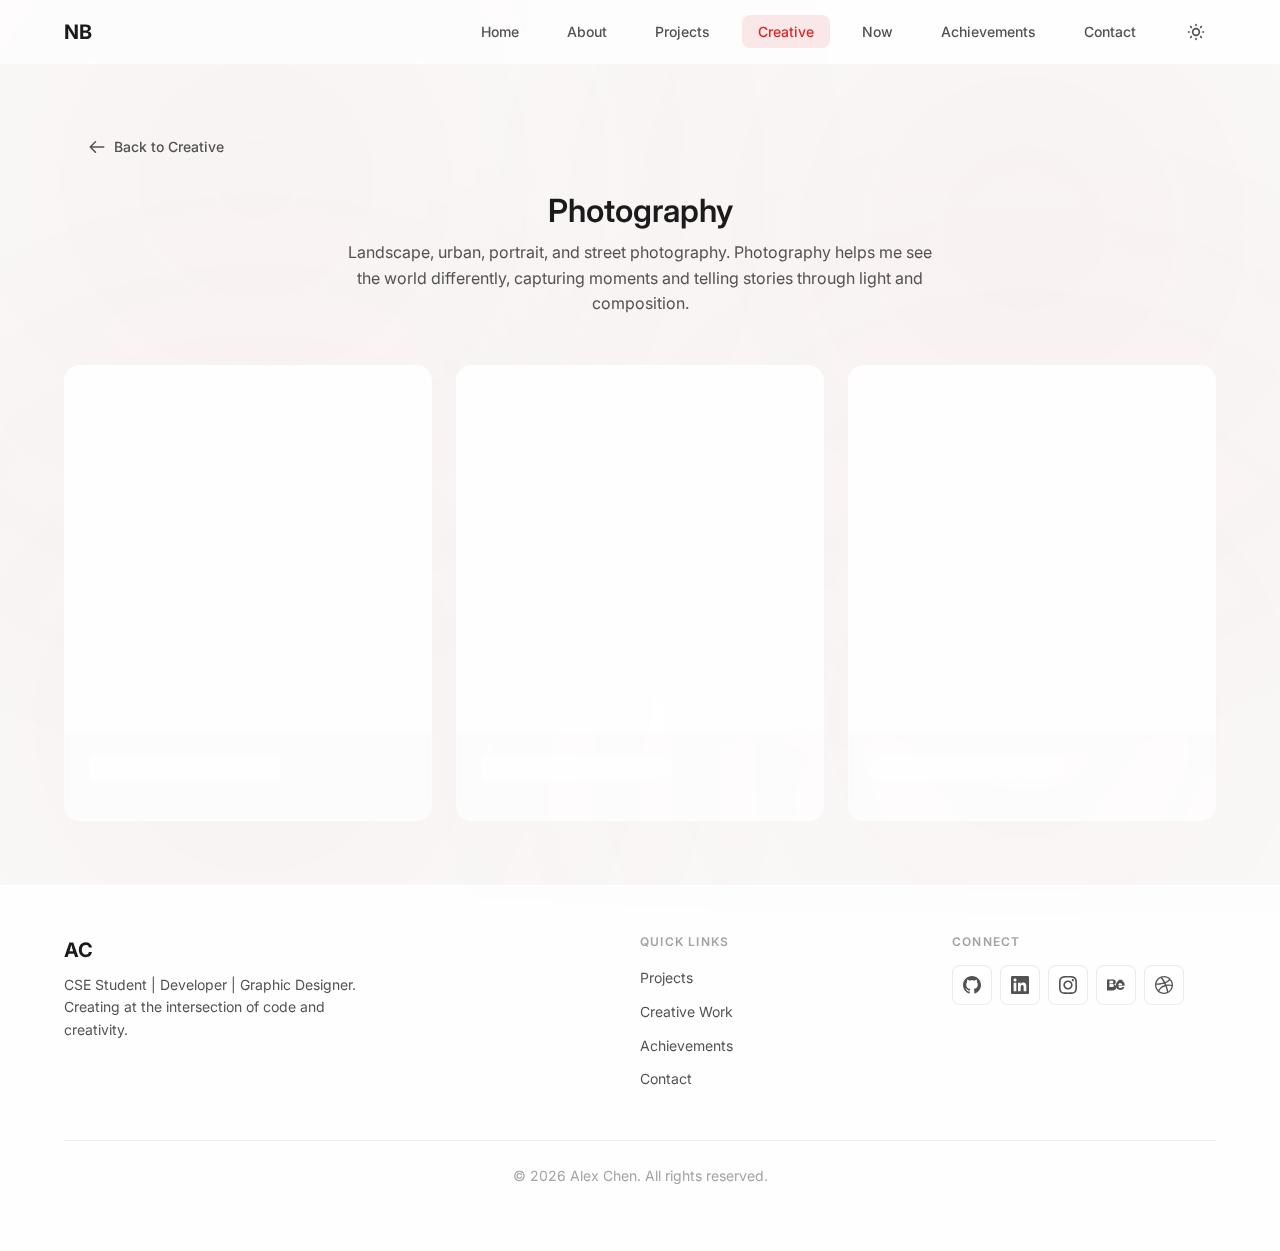
<file: photography.html>
<!doctype html>
<html lang="en">
  <head>
    <meta charset="UTF-8" />
    <meta name="viewport" content="width=device-width, initial-scale=1.0" />
    <meta
      name="description"
      content="Photography portfolio by Alex Chen - Landscape, urban, portrait, and street photography."
    />

    <meta property="og:title" content="Photography | Naresh Barua" />
    <meta
      property="og:description"
      content="Landscape, urban, portrait, and street photography."
    />
    <meta property="og:type" content="website" />

    <link rel="icon" href="assets/n_favicon.png" type="image/png" />
    <link rel="preconnect" href="https://fonts.googleapis.com" />
    <link rel="preconnect" href="https://fonts.gstatic.com" crossorigin />
    <link
      href="https://fonts.googleapis.com/css2?family=Inter:wght@400;500;600;700&display=swap"
      rel="stylesheet"
    />

    <link rel="stylesheet" href="css/styles.css" />
    <title>Photography | Naresh Barua</title>
  </head>
  <body>
    <div id="header-placeholder"></div>

    <main>
      <section class="section">
        <div class="container">
          <div class="page-content">
            <a href="creative.html" class="btn btn-ghost mb-lg">
              <svg
                xmlns="http://www.w3.org/2000/svg"
                fill="none"
                viewBox="0 0 24 24"
                stroke="currentColor"
                width="18"
                height="18"
              >
                <path
                  stroke-linecap="round"
                  stroke-linejoin="round"
                  stroke-width="2"
                  d="M10 19l-7-7m0 0l7-7m-7 7h18"
                />
              </svg>
              Back to Creative
            </a>

            <div class="section-header">
              <h2>Photography</h2>
              <p>
                Landscape, urban, portrait, and street photography. Photography
                helps me see the world differently, capturing moments and
                telling stories through light and composition.
              </p>
            </div>
          </div>

          <div class="grid grid-3" id="creative-grid">
            <!-- Populated by JS -->
            <div class="card">
              <div
                class="skeleton skeleton-image"
                style="aspect-ratio: 1"
              ></div>
              <div class="card-body">
                <div class="skeleton skeleton-title"></div>
              </div>
            </div>
            <div class="card">
              <div
                class="skeleton skeleton-image"
                style="aspect-ratio: 1"
              ></div>
              <div class="card-body">
                <div class="skeleton skeleton-title"></div>
              </div>
            </div>
            <div class="card">
              <div
                class="skeleton skeleton-image"
                style="aspect-ratio: 1"
              ></div>
              <div class="card-body">
                <div class="skeleton skeleton-title"></div>
              </div>
            </div>
          </div>
        </div>
      </section>
    </main>

    <div id="footer-placeholder"></div>

    <script src="js/theme.js"></script>
    <script src="js/data.js"></script>
    <script src="js/modal.js"></script>
    <script src="js/main.js"></script>
    <script src="js/creative.js"></script>
    <script>
      document.addEventListener("DOMContentLoaded", () => {
        setTimeout(() => {
          CreativeManager.init("photography");
        }, 100);
      });
    </script>
  </body>
</html>
</file>
<file: css/styles.css>
/* ============================================
   CSS Variables & Theme System
   Minimal Modern with Glassmorphism - Red Accent
   ============================================ */
:root {
  /* Light theme (default) */
  --color-bg: #fafafa;
  --color-bg-secondary: rgba(255, 255, 255, 0.7);
  --color-bg-tertiary: rgba(255, 255, 255, 0.5);
  --color-text: #1a1a1a;
  --color-text-secondary: #525252;
  --color-text-muted: #a3a3a3;
  --color-primary: #dc2626;
  --color-primary-hover: #b91c1c;
  --color-primary-light: rgba(220, 38, 38, 0.1);
  --color-accent: #ef4444;
  --color-success: #22c55e;
  --color-warning: #f59e0b;
  --color-error: #ef4444;
  --color-border: rgba(0, 0, 0, 0.08);
  --color-card-bg: rgba(255, 255, 255, 0.6);
  --color-card-shadow: rgba(0, 0, 0, 0.04);
  --color-overlay: rgba(0, 0, 0, 0.4);

  /* Glassmorphism */
  --glass-bg: rgba(255, 255, 255, 0.7);
  --glass-border: rgba(255, 255, 255, 0.5);
  --glass-shadow: 0 8px 32px rgba(0, 0, 0, 0.08);
  --glass-blur: blur(12px);

  /* Spacing */
  --space-xs: 0.25rem;
  --space-sm: 0.5rem;
  --space-md: 1rem;
  --space-lg: 1.5rem;
  --space-xl: 2rem;
  --space-2xl: 3rem;
  --space-3xl: 4rem;

  /* Typography */
  --font-sans:
    "Inter", -apple-system, BlinkMacSystemFont, "Segoe UI", Roboto, sans-serif;
  --font-mono: "JetBrains Mono", "Fira Code", monospace;
  --font-size-xs: 0.75rem;
  --font-size-sm: 0.875rem;
  --font-size-base: 1rem;
  --font-size-lg: 1.125rem;
  --font-size-xl: 1.25rem;
  --font-size-2xl: 1.5rem;
  --font-size-3xl: 2rem;
  --font-size-4xl: 2.5rem;
  --font-size-5xl: 3rem;

  /* Border radius */
  --radius-sm: 0.25rem;
  --radius-md: 0.5rem;
  --radius-lg: 0.75rem;
  --radius-xl: 1rem;
  --radius-full: 9999px;

  /* Transitions */
  --transition-fast: 150ms ease;
  --transition-base: 250ms ease;
  --transition-slow: 350ms ease;

  /* Shadows */
  --shadow-sm: 0 1px 2px rgba(0, 0, 0, 0.05);
  --shadow-md: 0 4px 6px -1px rgba(0, 0, 0, 0.1);
  --shadow-lg: 0 10px 15px -3px rgba(0, 0, 0, 0.1);
  --shadow-xl: 0 20px 25px -5px rgba(0, 0, 0, 0.1);

  /* Layout */
  --container-max: 1200px;
  --header-height: 64px;
}

/* Dark theme */
[data-theme="dark"] {
  --color-bg: #0a0a0a;
  --color-bg-secondary: rgba(23, 23, 23, 0.8);
  --color-bg-tertiary: rgba(38, 38, 38, 0.6);
  --color-text: #fafafa;
  --color-text-secondary: #a3a3a3;
  --color-text-muted: #525252;
  --color-primary: #ef4444;
  --color-primary-hover: #f87171;
  --color-primary-light: rgba(239, 68, 68, 0.15);
  --color-border: rgba(255, 255, 255, 0.08);
  --color-card-bg: rgba(23, 23, 23, 0.6);
  --color-card-shadow: rgba(0, 0, 0, 0.3);
  --color-overlay: rgba(0, 0, 0, 0.7);

  /* Glassmorphism Dark */
  --glass-bg: rgba(23, 23, 23, 0.7);
  --glass-border: rgba(255, 255, 255, 0.08);
  --glass-shadow: 0 8px 32px rgba(0, 0, 0, 0.3);
}

/* Dark theme coding background adjustments */
[data-theme="dark"] #coding-background {
  opacity: 0.6;
}

[data-theme="dark"] .section::before {
  background:
    radial-gradient(
      circle at 20% 80%,
      rgba(239, 68, 68, 0.2) 0%,
      transparent 50%
    ),
    radial-gradient(
      circle at 80% 20%,
      rgba(239, 68, 68, 0.2) 0%,
      transparent 50%
    );
  opacity: 0.4;
}

/* ============================================
   Reset & Base Styles
   ============================================ */
*,
*::before,
*::after {
  box-sizing: border-box;
  margin: 0;
  padding: 0;
}

html {
  scroll-behavior: smooth;
  font-size: 16px;
}

body {
  font-family: var(--font-sans);
  font-size: var(--font-size-base);
  line-height: 1.6;
  color: var(--color-text);
  background-color: var(--color-bg);
  min-height: 100vh;
  display: flex;
  flex-direction: column;
  transition:
    background-color var(--transition-base),
    color var(--transition-base);
  position: relative;
  overflow-x: hidden;
}

/* Coding Background Canvas Styles */
#coding-background {
  position: fixed;
  top: 0;
  left: 0;
  width: 100%;
  height: 100%;
  pointer-events: none;
  z-index: -1;
  opacity: 0.4;
  transition: opacity var(--transition-slow);
}

/* Enhanced background for pages with coding animation */
.hero.section,
.about-hero {
  position: relative;
  /* background: linear-gradient(
    135deg,
    var(--color-bg) 0%,
    var(--color-bg-secondary) 50%,
    var(--color-bg-tertiary) 100%
  ); */
}

/* Subtle animated background pattern for sections */
.section {
  position: relative;
}

.section::before {
  content: "";
  position: absolute;
  top: 0;
  left: 0;
  right: 0;
  bottom: 0;
  background:
    radial-gradient(
      circle at 20% 80%,
      var(--color-primary-light) 0%,
      transparent 50%
    ),
    radial-gradient(
      circle at 80% 20%,
      var(--color-primary-light) 0%,
      transparent 50%
    );
  opacity: 0.3;
  animation: backgroundShift 20s ease-in-out infinite;
  pointer-events: none;
}

@keyframes backgroundShift {
  0%,
  100% {
    transform: translateX(0) translateY(0) scale(1);
  }
  33% {
    transform: translateX(-10px) translateY(-10px) scale(1.02);
  }
  66% {
    transform: translateX(10px) translateY(10px) scale(0.98);
  }
}

/* Glass effect enhancement for cards with coding background */
.card {
  position: relative;
  backdrop-filter: var(--glass-blur);
  border: 1px solid var(--glass-border);
}

.card::before {
  content: "";
  position: absolute;
  top: -1px;
  left: -1px;
  right: -1px;
  bottom: -1px;
  background: linear-gradient(
    45deg,
    var(--color-primary-light),
    transparent,
    var(--color-primary-light)
  );
  border-radius: inherit;
  z-index: -1;
  opacity: 0;
  transition: opacity var(--transition-base);
}

.card:hover::before {
  opacity: 1;
}

main {
  flex: 1;
  padding-top: var(--header-height);
}

img {
  max-width: 100%;
  height: auto;
  display: block;
}

a {
  color: var(--color-primary);
  text-decoration: none;
  transition: color var(--transition-fast);
}

a:hover {
  color: var(--color-primary-hover);
}

ul,
ol {
  list-style: none;
}

button {
  font-family: inherit;
  font-size: inherit;
  cursor: pointer;
  border: none;
  background: none;
}

input,
textarea {
  font-family: inherit;
  font-size: inherit;
}

/* ============================================
   Typography
   ============================================ */
h1,
h2,
h3,
h4,
h5,
h6 {
  font-weight: 600;
  line-height: 1.3;
  color: var(--color-text);
}

h1 {
  font-size: var(--font-size-4xl);
}
h2 {
  font-size: var(--font-size-3xl);
}
h3 {
  font-size: var(--font-size-2xl);
}
h4 {
  font-size: var(--font-size-xl);
}
h5 {
  font-size: var(--font-size-lg);
}
h6 {
  font-size: var(--font-size-base);
}

p {
  margin-bottom: var(--space-md);
}

.text-muted {
  color: var(--color-text-secondary);
}

.text-small {
  font-size: var(--font-size-sm);
}

.text-center {
  text-align: center;
}

/* ============================================
   Layout & Container
   ============================================ */
.container {
  width: 100%;
  max-width: var(--container-max);
  margin: 0 auto;
  padding: 0 var(--space-lg);
}

.section {
  padding: var(--space-3xl) 0;
}

.section-header {
  text-align: center;
  margin-bottom: var(--space-2xl);
}

.section-header h2 {
  margin-bottom: var(--space-sm);
}

.section-header p {
  color: var(--color-text-secondary);
  max-width: 600px;
  margin: 0 auto;
}

/* Grid System */
.grid {
  display: grid;
  gap: var(--space-lg);
}

.grid-2 {
  grid-template-columns: repeat(2, 1fr);
}
.grid-3 {
  grid-template-columns: repeat(3, 1fr);
}
.grid-4 {
  grid-template-columns: repeat(4, 1fr);
}

@media (max-width: 1024px) {
  .grid-4 {
    grid-template-columns: repeat(3, 1fr);
  }
}

@media (max-width: 768px) {
  .grid-2,
  .grid-3,
  .grid-4 {
    grid-template-columns: repeat(2, 1fr);
  }
}

@media (max-width: 480px) {
  .grid-2,
  .grid-3,
  .grid-4 {
    grid-template-columns: 1fr;
  }
}

/* Flex utilities */
.flex {
  display: flex;
}

.flex-center {
  display: flex;
  align-items: center;
  justify-content: center;
}

.flex-between {
  display: flex;
  align-items: center;
  justify-content: space-between;
}

.flex-wrap {
  flex-wrap: wrap;
}

.gap-sm {
  gap: var(--space-sm);
}
.gap-md {
  gap: var(--space-md);
}
.gap-lg {
  gap: var(--space-lg);
}

/* ============================================
   Header & Navigation - Glassmorphism
   ============================================ */
.header {
  position: fixed;
  top: 0;
  left: 0;
  right: 0;
  height: var(--header-height);
  background: var(--glass-bg);
  backdrop-filter: var(--glass-blur);
  -webkit-backdrop-filter: var(--glass-blur);
  border-bottom: 1px solid var(--glass-border);
  z-index: 1000;
  transition: all var(--transition-base);
}

.header .container {
  height: 100%;
  display: flex;
  align-items: center;
  justify-content: space-between;
}

.logo {
  font-size: var(--font-size-xl);
  font-weight: 700;
  color: var(--color-text);
}

.logo:hover {
  color: var(--color-primary);
}

.nav {
  display: flex;
  align-items: center;
  gap: var(--space-lg);
}

.nav-links {
  display: flex;
  gap: var(--space-md);
}

.nav-link {
  color: var(--color-text-secondary);
  font-size: var(--font-size-sm);
  font-weight: 500;
  padding: var(--space-sm) var(--space-md);
  border-radius: var(--radius-md);
  transition: all var(--transition-fast);
}

.nav-link:hover,
.nav-link.active {
  color: var(--color-primary);
  background: var(--color-primary-light);
}

.nav-actions {
  display: flex;
  align-items: center;
  gap: var(--space-sm);
}

/* Theme Toggle */
.theme-toggle {
  width: 40px;
  height: 40px;
  border-radius: var(--radius-md);
  display: flex;
  align-items: center;
  justify-content: center;
  color: var(--color-text-secondary);
  transition: all var(--transition-fast);
}

.theme-toggle:hover {
  background: var(--color-bg-secondary);
  color: var(--color-text);
}

.theme-toggle svg {
  width: 20px;
  height: 20px;
}

/* Mobile Menu */
.mobile-menu-btn {
  display: none;
  width: 44px;
  height: 44px;
  flex-direction: column;
  align-items: center;
  justify-content: center;
  gap: 6px;
  cursor: pointer;
  z-index: 1001;
  background: var(--color-bg-secondary);
  border: 2px solid var(--color-border);
  padding: 10px;
  border-radius: var(--radius-md);
  transition: all var(--transition-fast);
}

.mobile-menu-btn:hover {
  background: var(--color-primary-light);
  border-color: var(--color-primary);
}

.mobile-menu-btn span {
  display: block;
  width: 22px;
  height: 3px;
  background: var(--color-text);
  border-radius: 2px;
  transition: all 0.3s ease;
  transform-origin: center;
}

.mobile-menu-btn.active {
  background: var(--color-primary-light);
  border-color: var(--color-primary);
}

.mobile-menu-btn.active span {
  background: var(--color-primary);
}

.mobile-menu-btn.active span:nth-child(1) {
  transform: rotate(45deg) translate(6px, 6px);
}

.mobile-menu-btn.active span:nth-child(2) {
  opacity: 0;
  transform: scaleX(0);
}

.mobile-menu-btn.active span:nth-child(3) {
  transform: rotate(-45deg) translate(6px, -6px);
}

/* Tablet breakpoint */
@media (max-width: 1024px) {
  .nav-links {
    gap: var(--space-xs);
  }

  .nav-link {
    padding: var(--space-xs) var(--space-sm);
    font-size: var(--font-size-xs);
  }
}

/* Mobile breakpoint */
@media (max-width: 768px) {
  .mobile-menu-btn {
    display: flex !important;
    background: #ffffff;
    border: 2px solid #e5e5e5;
  }

  .mobile-menu-btn span {
    background: #1a1a1a;
  }

  [data-theme="dark"] .mobile-menu-btn {
    background: #1a1a1a;
    border-color: #333333;
  }

  [data-theme="dark"] .mobile-menu-btn span {
    background: #ffffff;
  }

  .nav {
    gap: var(--space-sm);
    position: relative;
  }

  .nav-links {
    position: absolute;
    top: calc(100% + 10px);
    right: 0;
    background: #ffffff;
    flex-direction: column;
    align-items: stretch;
    gap: 4px;
    padding: 8px;
    border-radius: 12px;
    box-shadow: 0 4px 20px rgba(0, 0, 0, 0.15);
    border: 1px solid #e5e5e5;
    min-width: 200px;
    opacity: 0;
    visibility: hidden;
    transform: translateY(-10px);
    transition: all 0.2s ease;
    z-index: 999;
  }

  [data-theme="dark"] .nav-links {
    background: #1a1a1a;
    border-color: #333333;
    box-shadow: 0 4px 20px rgba(0, 0, 0, 0.4);
  }

  .nav-links.active {
    opacity: 1;
    visibility: visible;
    transform: translateY(0);
  }

  .nav-links li {
    width: 100%;
  }

  .nav-link {
    display: block;
    font-size: 1rem;
    font-weight: 500;
    padding: 12px 16px;
    border-radius: 8px;
    color: #1a1a1a;
    background: transparent;
    border: none;
  }

  [data-theme="dark"] .nav-link {
    color: #ffffff;
    background: transparent;
  }

  .nav-link:hover,
  .nav-link.active {
    background: #f5f5f5;
    color: var(--color-primary);
  }

  [data-theme="dark"] .nav-link:hover,
  [data-theme="dark"] .nav-link.active {
    background: #262626;
  }

  /* No need to prevent scroll for dropdown */
  body.menu-open {
    overflow: hidden;
  }
}

/* ============================================
   Footer - Glassmorphism
   ============================================ */
.footer {
  background: var(--glass-bg);
  backdrop-filter: var(--glass-blur);
  -webkit-backdrop-filter: var(--glass-blur);
  border-top: 1px solid var(--glass-border);
  padding: var(--space-2xl) 0;
  margin-top: auto;
}

.footer-content {
  display: grid;
  grid-template-columns: 2fr 1fr 1fr;
  gap: var(--space-2xl);
}

.footer-brand p {
  color: var(--color-text-secondary);
  margin-top: var(--space-sm);
  max-width: 300px;
  font-size: var(--font-size-sm);
}

.footer-links h4,
.footer-social h4 {
  font-size: var(--font-size-xs);
  text-transform: uppercase;
  letter-spacing: 0.1em;
  margin-bottom: var(--space-md);
  color: var(--color-text-muted);
}

.footer-links ul {
  display: flex;
  flex-direction: column;
  gap: var(--space-sm);
}

.footer-links a {
  color: var(--color-text-secondary);
  font-size: var(--font-size-sm);
}

.footer-links a:hover {
  color: var(--color-primary);
}

.social-links {
  display: flex;
  gap: var(--space-sm);
}

.social-link {
  width: 40px;
  height: 40px;
  border-radius: var(--radius-md);
  background: var(--color-bg-tertiary);
  border: 1px solid var(--color-border);
  display: flex;
  align-items: center;
  justify-content: center;
  color: var(--color-text-secondary);
  transition: all var(--transition-fast);
}

.social-link:hover {
  background: var(--color-primary);
  border-color: var(--color-primary);
  color: white;
  transform: translateY(-2px);
}

.social-link svg {
  width: 18px;
  height: 18px;
}

.footer-bottom {
  margin-top: var(--space-2xl);
  padding-top: var(--space-lg);
  border-top: 1px solid var(--color-border);
  text-align: center;
  color: var(--color-text-muted);
  font-size: var(--font-size-sm);
}

@media (max-width: 768px) {
  .footer-content {
    grid-template-columns: 1fr;
    text-align: center;
  }

  .footer-brand p {
    max-width: 100%;
  }

  .social-links {
    justify-content: center;
  }
}

/* ============================================
   Buttons
   ============================================ */
.btn {
  display: inline-flex;
  align-items: center;
  justify-content: center;
  gap: var(--space-sm);
  padding: var(--space-sm) var(--space-lg);
  font-size: var(--font-size-sm);
  font-weight: 500;
  border-radius: var(--radius-md);
  transition: all var(--transition-fast);
  cursor: pointer;
  text-decoration: none;
}

.btn-primary {
  background: var(--color-primary);
  color: white;
}

.btn-primary:hover {
  background: var(--color-primary-hover);
  color: white;
}

.btn-secondary {
  background: var(--color-bg-secondary);
  color: var(--color-text);
  border: 1px solid var(--color-border);
}

.btn-secondary:hover {
  background: var(--color-bg-tertiary);
  border-color: var(--color-text-muted);
}

.btn-outline {
  background: transparent;
  color: var(--color-primary);
  border: 1px solid var(--color-primary);
}

.btn-outline:hover {
  background: var(--color-primary);
  color: white;
}

.btn-ghost {
  background: transparent;
  color: var(--color-text-secondary);
}

.btn-ghost:hover {
  background: var(--color-bg-secondary);
  color: var(--color-text);
}

.btn-lg {
  padding: var(--space-md) var(--space-xl);
  font-size: var(--font-size-base);
}

.btn-sm {
  padding: var(--space-xs) var(--space-md);
  font-size: var(--font-size-xs);
}

.btn-icon {
  width: 40px;
  height: 40px;
  padding: 0;
}

.btn svg {
  width: 18px;
  height: 18px;
}

/* ============================================
   Cards - Glassmorphism
   ============================================ */
.card {
  background: var(--glass-bg);
  backdrop-filter: var(--glass-blur);
  -webkit-backdrop-filter: var(--glass-blur);
  border: 1px solid var(--glass-border);
  border-radius: var(--radius-xl);
  overflow: hidden;
  transition: all var(--transition-base);
}

.card:hover {
  box-shadow: var(--glass-shadow);
  transform: translateY(-4px);
  border-color: var(--color-primary);
}

.card-image {
  aspect-ratio: 16/10;
  overflow: hidden;
  background: var(--color-bg-secondary);
}

.card-image img {
  width: 100%;
  height: 100%;
  object-fit: cover;
  transition: transform var(--transition-slow);
}

.card:hover .card-image img {
  transform: scale(1.05);
}

.card-body {
  padding: var(--space-lg);
}

.card-title {
  font-size: var(--font-size-lg);
  margin-bottom: var(--space-sm);
}

.card-text {
  color: var(--color-text-secondary);
  font-size: var(--font-size-sm);
  margin-bottom: var(--space-md);
}

.card-meta {
  display: flex;
  align-items: center;
  gap: var(--space-sm);
  font-size: var(--font-size-xs);
  color: var(--color-text-muted);
}

.card-footer {
  padding: var(--space-md) var(--space-lg);
  border-top: 1px solid var(--color-border);
  background: var(--color-bg-secondary);
}

/* Project Card */
.project-card {
  cursor: pointer;
}

.project-card .card-tags {
  display: flex;
  flex-wrap: wrap;
  gap: var(--space-xs);
  margin-top: var(--space-md);
}

/* Creative Card */
.creative-card {
  cursor: pointer;
}

.creative-card .card-image {
  aspect-ratio: 1;
}

/* Category Card */
.category-card {
  text-align: center;
  padding: var(--space-2xl);
}

.category-card .icon {
  width: 64px;
  height: 64px;
  margin: 0 auto var(--space-lg);
  background: var(--color-primary-light);
  border-radius: var(--radius-lg);
  display: flex;
  align-items: center;
  justify-content: center;
  color: var(--color-primary);
}

.category-card .icon svg {
  width: 32px;
  height: 32px;
}

.category-card h3 {
  margin-bottom: var(--space-sm);
}

.category-card p {
  color: var(--color-text-secondary);
  font-size: var(--font-size-sm);
}

/* ============================================
   Badges & Tags
   ============================================ */
.badge {
  display: inline-flex;
  align-items: center;
  padding: var(--space-xs) var(--space-sm);
  font-size: var(--font-size-xs);
  font-weight: 500;
  border-radius: var(--radius-full);
  background: var(--color-bg-tertiary);
  color: var(--color-text-secondary);
}

.badge-primary {
  background: var(--color-primary-light);
  color: var(--color-primary);
}

.badge-success {
  background: #d1fae5;
  color: #059669;
}

.badge-warning {
  background: #fef3c7;
  color: #d97706;
}

.tag {
  display: inline-flex;
  align-items: center;
  padding: var(--space-xs) var(--space-sm);
  font-size: var(--font-size-xs);
  font-weight: 500;
  border-radius: var(--radius-sm);
  background: var(--color-bg-secondary);
  color: var(--color-text-secondary);
  border: 1px solid var(--color-border);
  transition: all var(--transition-fast);
}

.tag:hover {
  background: var(--color-primary-light);
  color: var(--color-primary);
  border-color: var(--color-primary);
}

.tag.active {
  background: var(--color-primary);
  color: white;
  border-color: var(--color-primary);
}

/* ============================================
   Forms & Inputs
   ============================================ */
.form-group {
  margin-bottom: var(--space-lg);
}

.form-label {
  display: block;
  margin-bottom: var(--space-sm);
  font-size: var(--font-size-sm);
  font-weight: 500;
  color: var(--color-text);
}

.form-input,
.form-textarea {
  width: 100%;
  padding: var(--space-md);
  font-size: var(--font-size-base);
  color: var(--color-text);
  background: var(--color-bg);
  border: 1px solid var(--color-border);
  border-radius: var(--radius-md);
  transition: all var(--transition-fast);
}

.form-input:focus,
.form-textarea:focus {
  outline: none;
  border-color: var(--color-primary);
  box-shadow: 0 0 0 3px var(--color-primary-light);
}

.form-textarea {
  min-height: 150px;
  resize: vertical;
}

.form-input::placeholder,
.form-textarea::placeholder {
  color: var(--color-text-muted);
}

/* Search Input */
.search-input-wrapper {
  position: relative;
}

.search-input-wrapper svg {
  position: absolute;
  left: var(--space-md);
  top: 50%;
  transform: translateY(-50%);
  width: 18px;
  height: 18px;
  color: var(--color-text-muted);
}

.search-input {
  padding-left: calc(var(--space-md) * 2 + 18px);
}

/* ============================================
   Modal
   ============================================ */
.modal-overlay {
  position: fixed;
  inset: 0;
  background: var(--color-overlay);
  display: flex;
  align-items: center;
  justify-content: center;
  padding: var(--space-lg);
  z-index: 2000;
  opacity: 0;
  visibility: hidden;
  transition: all var(--transition-base);
}

.modal-overlay.active {
  opacity: 1;
  visibility: visible;
}

.modal {
  background: var(--color-card-bg);
  border-radius: var(--radius-xl);
  max-width: 800px;
  width: 100%;
  max-height: 90vh;
  overflow: hidden;
  transform: scale(0.95);
  transition: transform var(--transition-base);
}

.modal-overlay.active .modal {
  transform: scale(1);
}

.modal-header {
  display: flex;
  align-items: center;
  justify-content: space-between;
  padding: var(--space-lg);
  border-bottom: 1px solid var(--color-border);
}

.modal-header h3 {
  font-size: var(--font-size-xl);
}

.modal-close {
  width: 36px;
  height: 36px;
  border-radius: var(--radius-md);
  display: flex;
  align-items: center;
  justify-content: center;
  color: var(--color-text-secondary);
  transition: all var(--transition-fast);
}

.modal-close:hover {
  background: var(--color-bg-secondary);
  color: var(--color-text);
}

.modal-close svg {
  width: 20px;
  height: 20px;
}

.modal-body {
  padding: var(--space-lg);
  overflow-y: auto;
  max-height: calc(90vh - 140px);
}

.modal-footer {
  padding: var(--space-lg);
  border-top: 1px solid var(--color-border);
  display: flex;
  justify-content: flex-end;
  gap: var(--space-sm);
}

/* Lightbox Modal */
.lightbox-modal {
  cursor: pointer; /* Indicate clickable to close */
}

.lightbox-modal .modal {
  max-width: 90vw;
  background: transparent;
  cursor: default;
  pointer-events: none; /* Allow clicks to pass through to overlay */
}

.lightbox-modal .modal-body {
  padding: 0;
  display: flex;
  align-items: center;
  justify-content: center;
  pointer-events: none;
}

.lightbox-modal img {
  max-width: 100%;
  max-height: 80vh;
  object-fit: contain;
  border-radius: var(--radius-md);
  pointer-events: auto; /* Image itself captures clicks */
  cursor: default;
}

.lightbox-nav {
  position: absolute;
  top: 50%;
  transform: translateY(-50%);
  width: 48px;
  height: 48px;
  background: var(--color-card-bg);
  border-radius: var(--radius-full);
  display: flex;
  align-items: center;
  justify-content: center;
  color: var(--color-text);
  transition: all var(--transition-fast);
  pointer-events: auto;
  cursor: pointer;
  z-index: 10;
}

.lightbox-nav:hover {
  background: var(--color-primary);
  color: white;
}

.lightbox-prev {
  left: var(--space-lg);
}
.lightbox-next {
  right: var(--space-lg);
}

.lightbox-close {
  position: absolute;
  top: var(--space-lg);
  right: var(--space-lg);
  width: 48px;
  height: 48px;
  background: var(--color-card-bg);
  border-radius: var(--radius-full);
  display: flex;
  align-items: center;
  justify-content: center;
  color: var(--color-text);
  pointer-events: auto;
  cursor: pointer;
  z-index: 10;
}

/* ============================================
   Toast Notifications
   ============================================ */
.toast-container {
  position: fixed;
  bottom: var(--space-lg);
  right: var(--space-lg);
  z-index: 3000;
  display: flex;
  flex-direction: column;
  gap: var(--space-sm);
}

.toast {
  background: var(--color-card-bg);
  border: 1px solid var(--color-border);
  border-radius: var(--radius-md);
  padding: var(--space-md) var(--space-lg);
  box-shadow: var(--shadow-lg);
  display: flex;
  align-items: center;
  gap: var(--space-md);
  animation: slideIn var(--transition-base) ease;
}

.toast.success {
  border-left: 3px solid var(--color-success);
}

.toast.error {
  border-left: 3px solid var(--color-error);
}

.toast-icon {
  width: 20px;
  height: 20px;
}

.toast.success .toast-icon {
  color: var(--color-success);
}

.toast.error .toast-icon {
  color: var(--color-error);
}

@keyframes slideIn {
  from {
    transform: translateX(100%);
    opacity: 0;
  }
  to {
    transform: translateX(0);
    opacity: 1;
  }
}

/* ============================================
   Hero Section - Modern with Profile Picture
   ============================================ */
.hero {
  padding: var(--space-3xl) 0;
  min-height: calc(100vh - var(--header-height));
  display: flex;
  align-items: center;
}

.hero-content {
  max-width: 800px;
  margin: 0 auto;
  text-align: center;
}

.hero-profile {
  width: 300px;
  height: 300px;
  margin: 0 auto var(--space-xl);
  border-radius: var(--radius-full);
  overflow: hidden;
  border: 3px solid var(--color-primary);
  box-shadow:
    0 0 0 4px var(--color-primary-light),
    var(--shadow-lg);
}

.hero-profile img {
  width: 100%;
  height: 100%;
  object-fit: cover;
}

.hero h1 {
  font-size: var(--font-size-5xl);
  margin-bottom: var(--space-xs);
  color: var(--color-text);
}

/* Text Encryption Effects */
.text-encryption,
.matrix-encryption,
.hacker-encryption {
  cursor: pointer;
  font-family: var(--font-mono);
  letter-spacing: 0.1em;
  transition: all var(--transition-fast);
  position: relative;
  display: inline-block;
}

.text-encryption:hover,
.matrix-encryption:hover,
.hacker-encryption:hover {
  text-shadow:
    0 0 3px rgba(239, 68, 68, 0.3),
    0 0 6px rgba(239, 68, 68, 0.2);
  transform: scale(1.01);
}

/* Matrix encryption specific styles */
.matrix-encryption {
  font-family: "Courier New", monospace;
  text-shadow: 0 0 8px rgba(0, 255, 0, 0.5);
}

.matrix-encryption:hover {
  color: #00ff00;
  text-shadow:
    0 0 3px rgba(0, 255, 0, 0.4),
    0 0 6px rgba(0, 255, 0, 0.3);
}

/* Hacker encryption specific styles */
.hacker-encryption {
  position: relative;
  overflow: hidden;
}

.hacker-encryption::before {
  content: "";
  position: absolute;
  top: 0;
  left: -100%;
  width: 100%;
  height: 100%;
  background: linear-gradient(
    90deg,
    transparent,
    rgba(255, 255, 255, 0.1),
    transparent
  );
  transition: left var(--transition-base);
}

.hacker-encryption:hover::before {
  left: 100%;
}

/* Dark theme adjustments */
[data-theme="dark"] .matrix-encryption {
  color: #00ff00;
}

[data-theme="dark"] .hacker-encryption:hover {
  text-shadow:
    0 0 3px rgba(239, 68, 68, 0.4),
    0 0 6px rgba(239, 68, 68, 0.3);
}

.hero .dev-name {
  font-size: var(--font-size-xl);
  color: var(--color-primary);
  font-weight: 500;
  margin-bottom: var(--space-md);
  font-family: var(--font-mono);
}

.hero .tagline {
  font-size: var(--font-size-lg);
  color: var(--color-text-secondary);
  margin-bottom: var(--space-xl);
}

.hero-buttons {
  display: flex;
  justify-content: center;
  gap: var(--space-md);
  flex-wrap: wrap;
}

@media (max-width: 768px) {
  .hero {
    min-height: auto;
    padding: var(--space-2xl) 0;
  }

  .hero-profile {
    width: 120px;
    height: 120px;
  }

  .hero h1 {
    font-size: var(--font-size-3xl);
  }

  .hero .dev-name {
    font-size: var(--font-size-lg);
  }

  .hero .tagline {
    font-size: var(--font-size-base);
  }
}

/* ============================================
   Skills Section
   ============================================ */
.skills-grid {
  display: grid;
  grid-template-columns: repeat(auto-fit, minmax(250px, 1fr));
  gap: var(--space-lg);
  min-height: 150px; /* Ensures coming-soon overlay has space to display */
}

.skill-category h4 {
  font-size: var(--font-size-sm);
  text-transform: uppercase;
  letter-spacing: 0.05em;
  color: var(--color-text-muted);
  margin-bottom: var(--space-md);
}

.skill-tags {
  display: flex;
  flex-wrap: wrap;
  gap: var(--space-sm);
}

.skill-tag {
  display: inline-flex;
  align-items: center;
  gap: var(--space-xs);
  padding: var(--space-sm) var(--space-md);
  background: var(--color-bg-secondary);
  border: 1px solid var(--color-border);
  border-radius: var(--radius-md);
  font-size: var(--font-size-sm);
  color: var(--color-text);
  transition: all var(--transition-fast);
}

.skill-tag:hover {
  border-color: var(--color-primary);
  background: var(--color-primary-light);
}

/* ============================================
   Now Section / Preview
   ============================================ */
.now-preview {
  background: var(--color-bg-secondary);
  border: 1px solid var(--color-border);
  border-radius: var(--radius-lg);
  padding: var(--space-xl);
  text-align: center;
}

.now-preview .label {
  font-size: var(--font-size-xs);
  text-transform: uppercase;
  letter-spacing: 0.1em;
  color: var(--color-text-muted);
  margin-bottom: var(--space-sm);
}

.now-preview p {
  font-size: var(--font-size-lg);
  color: var(--color-text);
  margin-bottom: var(--space-md);
}

/* Now Page */
.now-section {
  margin-bottom: var(--space-2xl);
}

.now-section h3 {
  margin-bottom: var(--space-md);
  display: flex;
  align-items: center;
  gap: var(--space-sm);
}

.now-section h3 svg {
  width: 24px;
  height: 24px;
  color: var(--color-primary);
}

.now-list {
  display: flex;
  flex-direction: column;
  gap: var(--space-sm);
}

.now-list li {
  padding: var(--space-md);
  background: var(--color-bg-secondary);
  border-radius: var(--radius-md);
  border-left: 3px solid var(--color-primary);
}

/* ============================================
   Timeline (Achievements)
   ============================================ */
.timeline {
  position: relative;
  padding-left: var(--space-2xl);
}

.timeline::before {
  content: "";
  position: absolute;
  left: 7px;
  top: 0;
  bottom: 0;
  width: 2px;
  background: var(--color-border);
}

.timeline-item {
  position: relative;
  padding-bottom: var(--space-xl);
}

.timeline-item:last-child {
  padding-bottom: 0;
}

.timeline-dot {
  position: absolute;
  left: calc(-1 * var(--space-2xl) + 2px);
  top: 4px;
  width: 12px;
  height: 12px;
  background: var(--color-primary);
  border-radius: var(--radius-full);
  border: 2px solid var(--color-bg);
}

.timeline-date {
  font-size: var(--font-size-sm);
  color: var(--color-text-muted);
  margin-bottom: var(--space-xs);
}

.timeline-content {
  background: var(--color-card-bg);
  border: 1px solid var(--color-border);
  border-radius: var(--radius-lg);
  padding: var(--space-lg);
}

.timeline-content h4 {
  margin-bottom: var(--space-xs);
}

.timeline-content .issuer {
  font-size: var(--font-size-sm);
  color: var(--color-primary);
  margin-bottom: var(--space-sm);
}

.timeline-content p {
  color: var(--color-text-secondary);
  font-size: var(--font-size-sm);
}

/* ============================================
   Filter & Search Bar
   ============================================ */
.filter-bar {
  display: flex;
  flex-wrap: wrap;
  gap: var(--space-md);
  margin-bottom: var(--space-xl);
  padding: var(--space-lg);
  background: var(--color-bg-secondary);
  border-radius: var(--radius-lg);
}

.filter-bar .search-input-wrapper {
  flex: 1;
  min-width: 200px;
}

.filter-tags {
  display: flex;
  flex-wrap: wrap;
  gap: var(--space-sm);
  align-items: center;
}

.filter-label {
  font-size: var(--font-size-sm);
  color: var(--color-text-muted);
  margin-right: var(--space-sm);
}

/* ============================================
   Project Details Page
   ============================================ */
.project-header {
  padding: var(--space-2xl) 0;
  border-bottom: 1px solid var(--color-border);
}

.project-header h1 {
  margin-bottom: var(--space-md);
}

.project-meta {
  display: flex;
  flex-wrap: wrap;
  gap: var(--space-lg);
  margin-bottom: var(--space-lg);
  color: var(--color-text-secondary);
  font-size: var(--font-size-sm);
}

.project-meta-item {
  display: flex;
  align-items: center;
  gap: var(--space-sm);
}

.project-meta-item svg {
  width: 16px;
  height: 16px;
}

.project-links {
  display: flex;
  gap: var(--space-md);
}

.project-content {
  padding: var(--space-2xl) 0;
}

.project-section {
  margin-bottom: var(--space-2xl);
}

.project-section h2 {
  font-size: var(--font-size-xl);
  margin-bottom: var(--space-md);
  padding-bottom: var(--space-sm);
  border-bottom: 2px solid var(--color-primary);
  display: inline-block;
}

.project-section ul {
  list-style: disc;
  padding-left: var(--space-xl);
}

.project-section li {
  margin-bottom: var(--space-sm);
  color: var(--color-text-secondary);
}

/* Project Gallery */
.project-gallery {
  display: grid;
  grid-template-columns: repeat(auto-fill, minmax(250px, 1fr));
  gap: var(--space-md);
}

.gallery-item {
  aspect-ratio: 16/10;
  border-radius: var(--radius-md);
  overflow: hidden;
  cursor: pointer;
  position: relative;
}

.gallery-item img {
  width: 100%;
  height: 100%;
  object-fit: cover;
  transition: transform var(--transition-slow);
}

.gallery-item:hover img {
  transform: scale(1.05);
}

.gallery-item::after {
  content: "";
  position: absolute;
  inset: 0;
  background: var(--color-overlay);
  opacity: 0;
  transition: opacity var(--transition-base);
  display: flex;
  align-items: center;
  justify-content: center;
}

.gallery-item:hover::after {
  opacity: 0.3;
}

/* ============================================
   Contact Page
   ============================================ */
.contact-grid {
  display: grid;
  grid-template-columns: 1fr 1fr;
  gap: var(--space-2xl);
}

@media (max-width: 768px) {
  .contact-grid {
    grid-template-columns: 1fr;
    gap: var(--space-lg);
  }

  .contact-form {
    padding: var(--space-lg);
  }
}

.contact-info {
  display: flex;
  flex-direction: column;
  gap: var(--space-lg);
}

.contact-item {
  display: flex;
  align-items: flex-start;
  gap: var(--space-md);
}

.contact-item .icon {
  width: 48px;
  height: 48px;
  background: var(--color-primary-light);
  border-radius: var(--radius-md);
  display: flex;
  align-items: center;
  justify-content: center;
  color: var(--color-primary);
  flex-shrink: 0;
}

.contact-item .icon svg {
  width: 24px;
  height: 24px;
}

.contact-item h4 {
  font-size: var(--font-size-sm);
  color: var(--color-text-muted);
  margin-bottom: var(--space-xs);
}

.contact-item p,
.contact-item a {
  color: var(--color-text);
}

.contact-form {
  background: var(--color-bg-secondary);
  padding: var(--space-xl);
  border-radius: var(--radius-lg);
}

/* ============================================
   About Page
   ============================================ */
.about-hero {
  display: grid;
  grid-template-columns: 300px 1fr;
  gap: var(--space-2xl);
  align-items: center;
}

@media (max-width: 768px) {
  .about-hero {
    grid-template-columns: 1fr;
    text-align: center;
  }
}

.about-image {
  width: 300px;
  height: 300px;
  border-radius: var(--radius-xl);
  overflow: hidden;
  background: var(--color-bg-secondary);
}

.about-image img {
  width: 100%;
  height: 100%;
  object-fit: cover;
}

.about-content h1 {
  margin-bottom: var(--space-md);
}

.about-content .tagline {
  font-size: var(--font-size-xl);
  color: var(--color-primary);
  margin-bottom: var(--space-lg);
}

.about-content p {
  color: var(--color-text-secondary);
  font-size: var(--font-size-lg);
}

/* ============================================
   404 Page
   ============================================ */
.error-page {
  min-height: calc(100vh - var(--header-height));
  display: flex;
  align-items: center;
  justify-content: center;
  text-align: center;
}

.error-content h1 {
  font-size: 8rem;
  color: var(--color-primary);
  line-height: 1;
  margin-bottom: var(--space-md);
}

.error-content h2 {
  margin-bottom: var(--space-md);
}

.error-content p {
  color: var(--color-text-secondary);
  margin-bottom: var(--space-xl);
}

/* ============================================
   Loading States
   ============================================ */
.skeleton {
  background: linear-gradient(
    90deg,
    var(--color-bg-secondary) 25%,
    var(--color-bg-tertiary) 50%,
    var(--color-bg-secondary) 75%
  );
  background-size: 200% 100%;
  animation: shimmer 1.5s infinite;
  border-radius: var(--radius-md);
}

@keyframes shimmer {
  0% {
    background-position: 200% 0;
  }
  100% {
    background-position: -200% 0;
  }
}

.skeleton-text {
  height: 1em;
  margin-bottom: var(--space-sm);
}

.skeleton-title {
  height: 1.5em;
  width: 60%;
  margin-bottom: var(--space-md);
}

.skeleton-image {
  aspect-ratio: 16/10;
}

/* ============================================
   Optimized Image Loading
   ============================================ */
.img-container {
  position: relative;
  overflow: hidden;
  background: var(--color-bg-tertiary);
}

.img-placeholder {
  position: absolute;
  inset: 0;
  background: var(--color-bg-tertiary);
  animation: shimmer 1.5s infinite;
  background: linear-gradient(
    90deg,
    var(--color-bg-secondary) 25%,
    var(--color-bg-tertiary) 50%,
    var(--color-bg-secondary) 75%
  );
  background-size: 200% 100%;
  z-index: 1;
  transition: opacity 0.3s ease;
}

/* Only hide images that use data-src lazy loading pattern */
img[data-src]:not([src]) {
  opacity: 0;
  transition: opacity 0.3s ease;
}

.img-loaded {
  opacity: 1 !important;
}

.img-loading {
  opacity: 0.5;
}

.img-error {
  opacity: 0.5;
  filter: grayscale(100%);
}

/* Native lazy loading optimization */
img[loading="lazy"] {
  /* Prevent layout shift */
  background: var(--color-bg-tertiary);
}

/* Smooth transitions for card images */
.card-image img,
.photo-item img,
.gallery-item img {
  transition:
    transform 0.3s ease,
    opacity 0.3s ease;
}

/* Fade-in animation for loaded images */
@keyframes fadeIn {
  from {
    opacity: 0;
  }
  to {
    opacity: 1;
  }
}

/* Aspect ratio containers to prevent layout shift */
.aspect-ratio-16-9 {
  aspect-ratio: 16/9;
}

.aspect-ratio-4-3 {
  aspect-ratio: 4/3;
}

.aspect-ratio-1-1 {
  aspect-ratio: 1/1;
}

/* ============================================
   Utilities
   ============================================ */
.sr-only {
  position: absolute;
  width: 1px;
  height: 1px;
  padding: 0;
  margin: -1px;
  overflow: hidden;
  clip: rect(0, 0, 0, 0);
  white-space: nowrap;
  border: 0;
}

.hidden {
  display: none !important;
}

.visible {
  visibility: visible !important;
}

.invisible {
  visibility: hidden !important;
}

.mt-sm {
  margin-top: var(--space-sm);
}
.mt-md {
  margin-top: var(--space-md);
}
.mt-lg {
  margin-top: var(--space-lg);
}
.mt-xl {
  margin-top: var(--space-xl);
}

.mb-sm {
  margin-bottom: var(--space-sm);
}
.mb-md {
  margin-bottom: var(--space-md);
}
.mb-lg {
  margin-bottom: var(--space-lg);
}
.mb-xl {
  margin-bottom: var(--space-xl);
}

/* Page Transition */
.page-content {
  animation: fadeIn var(--transition-base) ease;
}

@keyframes fadeIn {
  from {
    opacity: 0;
    transform: translateY(10px);
  }
  to {
    opacity: 1;
    transform: translateY(0);
  }
}

/* Album Section for Photography */
.album-section {
  margin-bottom: var(--space-2xl);
}

.album-section h3 {
  margin-bottom: var(--space-lg);
  padding-bottom: var(--space-sm);
  border-bottom: 1px solid var(--color-border);
}

/* ============================================
   Photography Gallery - Masonry Layout
   ============================================ */
.photo-gallery {
  columns: 3;
  column-gap: var(--space-md);
}

@media (max-width: 992px) {
  .photo-gallery {
    columns: 2;
  }
}

@media (max-width: 576px) {
  .photo-gallery {
    columns: 1;
  }
}

.photo-item {
  break-inside: avoid;
  margin-bottom: var(--space-md);
  border-radius: var(--radius-lg);
  overflow: hidden;
  position: relative;
  cursor: pointer;
  background: var(--color-bg-secondary);
  transition:
    transform var(--transition-base),
    box-shadow var(--transition-base);
}

.photo-item:hover {
  transform: translateY(-4px);
  box-shadow: var(--shadow-xl);
}

.photo-item img {
  width: 100%;
  height: auto;
  display: block;
  transition: transform var(--transition-slow);
}

.photo-item:hover img {
  transform: scale(1.03);
}

.photo-item-overlay {
  position: absolute;
  bottom: 0;
  left: 0;
  right: 0;
  padding: var(--space-lg);
  background: linear-gradient(to top, rgba(0, 0, 0, 0.7), transparent);
  opacity: 0;
  transition: opacity var(--transition-base);
}

.photo-item:hover .photo-item-overlay {
  opacity: 1;
}

.photo-item-title {
  color: white;
  font-size: var(--font-size-base);
  font-weight: 500;
  margin: 0;
}

.photo-item-date {
  color: rgba(255, 255, 255, 0.7);
  font-size: var(--font-size-sm);
  margin-top: var(--space-xs);
}

/* Lightbox Action Buttons */
.lightbox-actions {
  position: absolute;
  bottom: var(--space-xl);
  left: 50%;
  transform: translateX(-50%);
  display: flex;
  gap: var(--space-md);
  z-index: 10;
}

.lightbox-action-btn {
  display: flex;
  align-items: center;
  justify-content: center;
  gap: var(--space-sm);
  padding: var(--space-md) var(--space-lg);
  background: rgba(255, 255, 255, 0.15);
  backdrop-filter: blur(10px);
  -webkit-backdrop-filter: blur(10px);
  border: 1px solid rgba(255, 255, 255, 0.2);
  border-radius: var(--radius-full);
  color: white;
  font-size: var(--font-size-sm);
  font-weight: 500;
  cursor: pointer;
  transition: all var(--transition-fast);
}

.lightbox-action-btn:hover {
  background: rgba(255, 255, 255, 0.25);
  transform: translateY(-2px);
}

.lightbox-action-btn svg {
  width: 18px;
  height: 18px;
}

.lightbox-info {
  position: absolute;
  bottom: calc(var(--space-xl) + 60px);
  left: 50%;
  transform: translateX(-50%);
  text-align: center;
  color: white;
  z-index: 10;
}

.lightbox-info h3 {
  font-size: var(--font-size-lg);
  margin-bottom: var(--space-xs);
  text-shadow: 0 2px 4px rgba(0, 0, 0, 0.5);
}

.lightbox-info p {
  font-size: var(--font-size-sm);
  opacity: 0.8;
  text-shadow: 0 1px 2px rgba(0, 0, 0, 0.5);
}

/* Creative Modal Content */
.creative-modal-content {
  display: grid;
  grid-template-columns: 1fr 1fr;
  gap: var(--space-xl);
}

@media (max-width: 768px) {
  .creative-modal-content {
    grid-template-columns: 1fr;
  }
}

.creative-modal-image {
  border-radius: var(--radius-md);
  overflow: hidden;
}

.creative-modal-image img {
  width: 100%;
  height: auto;
}

.creative-modal-info h4 {
  font-size: var(--font-size-sm);
  text-transform: uppercase;
  letter-spacing: 0.05em;
  color: var(--color-text-muted);
  margin-bottom: var(--space-sm);
  margin-top: var(--space-lg);
}

.creative-modal-info h4:first-child {
  margin-top: 0;
}

/* Empty State */
.empty-state {
  text-align: center;
  padding: var(--space-3xl);
  color: var(--color-text-secondary);
}

.empty-state svg {
  width: 64px;
  height: 64px;
  margin-bottom: var(--space-lg);
  color: var(--color-text-muted);
}

.empty-state h3 {
  margin-bottom: var(--space-sm);
}

/* Glass Section Background */
.section-glass {
  background: var(--glass-bg);
  backdrop-filter: var(--glass-blur);
  -webkit-backdrop-filter: var(--glass-blur);
  border-top: 1px solid var(--glass-border);
  border-bottom: 1px solid var(--glass-border);
}

/* Subtle background pattern */
body::before {
  content: "";
  position: fixed;
  top: 0;
  left: 0;
  width: 100%;
  height: 100%;
  background:
    radial-gradient(
      circle at 20% 20%,
      rgba(220, 38, 38, 0.03) 0%,
      transparent 50%
    ),
    radial-gradient(
      circle at 80% 80%,
      rgba(239, 68, 68, 0.03) 0%,
      transparent 50%
    );
  pointer-events: none;
  z-index: -1;
}

/* About page styles */
.about-hero {
  display: grid;
  grid-template-columns: 280px 1fr;
  gap: var(--space-2xl);
  align-items: center;
  padding: var(--space-3xl) 0;
}

@media (max-width: 768px) {
  .about-hero {
    grid-template-columns: 1fr;
    text-align: center;
    padding: var(--space-2xl) 0;
  }
}

.about-image {
  width: 280px;
  height: 280px;
  border-radius: var(--radius-xl);
  overflow: hidden;
  background: var(--color-bg-secondary);
  border: 3px solid var(--color-primary);
  box-shadow:
    0 0 0 4px var(--color-primary-light),
    var(--shadow-lg);
}

@media (max-width: 768px) {
  .about-image {
    width: 200px;
    height: 200px;
    margin: 0 auto;
  }
}

.about-image img {
  width: 100%;
  height: 100%;
  object-fit: cover;
}

.about-content h1 {
  margin-bottom: var(--space-xs);
}

.about-content .dev-name {
  font-size: var(--font-size-lg);
  color: var(--color-primary);
  font-family: var(--font-mono);
  margin-bottom: var(--space-md);
}

.about-content .tagline {
  font-size: var(--font-size-xl);
  color: var(--color-text-secondary);
  margin-bottom: var(--space-lg);
}

/* ============================================
   Comprehensive Responsive Styles
   ============================================ */

/* Large tablets and small desktops */
@media (max-width: 1024px) {
  :root {
    --font-size-5xl: 2.5rem;
    --font-size-4xl: 2rem;
    --font-size-3xl: 1.75rem;
  }

  .container {
    padding: 0 var(--space-md);
  }

  .section {
    padding: var(--space-2xl) 0;
  }
}

/* Tablets */
@media (max-width: 768px) {
  :root {
    --font-size-5xl: 2rem;
    --font-size-4xl: 1.75rem;
    --font-size-3xl: 1.5rem;
    --font-size-2xl: 1.25rem;
    --header-height: 60px;
  }

  main {
    padding-top: calc(var(--header-height) + var(--space-sm));
  }

  .section {
    padding: var(--space-xl) 0;
  }

  .section-header {
    margin-bottom: var(--space-lg);
  }

  .section-header h2 {
    font-size: var(--font-size-2xl);
  }

  /* Hero adjustments */
  .hero {
    min-height: auto;
    padding: var(--space-xl) 0;
  }

  .hero-profile {
    width: 120px;
    height: 120px;
    margin-bottom: var(--space-lg);
  }

  .hero-buttons {
    flex-direction: column;
    align-items: center;
    gap: var(--space-sm);
  }

  .hero-buttons .btn {
    width: 100%;
    max-width: 280px;
  }

  /* Cards grid */
  .grid-3,
  .grid-4 {
    grid-template-columns: repeat(2, 1fr);
    gap: var(--space-md);
  }

  /* Contact grid */
  .contact-grid {
    grid-template-columns: 1fr;
    gap: var(--space-lg);
  }

  /* Timeline */
  .timeline {
    padding-left: var(--space-lg);
  }

  .timeline-dot {
    left: calc(-1 * var(--space-lg) + 2px);
  }

  /* Filter bar */
  .filter-bar {
    flex-direction: column;
    padding: var(--space-md);
  }

  .filter-tags {
    width: 100%;
    justify-content: center;
  }

  /* Buttons */
  .btn-lg {
    padding: var(--space-sm) var(--space-lg);
    font-size: var(--font-size-sm);
  }

  /* Skills grid */
  .skills-grid {
    grid-template-columns: 1fr;
  }

  /* Project details */
  .project-meta {
    flex-direction: column;
    gap: var(--space-sm);
  }

  .project-links {
    flex-direction: column;
    width: 100%;
  }

  .project-links .btn {
    width: 100%;
    justify-content: center;
  }
}

/* Small phones */
@media (max-width: 480px) {
  :root {
    --font-size-5xl: 1.75rem;
    --font-size-4xl: 1.5rem;
    --font-size-3xl: 1.25rem;
    --space-lg: 1rem;
    --space-xl: 1.5rem;
    --space-2xl: 2rem;
  }

  .container {
    padding: 0 var(--space-sm);
  }

  /* Add extra padding to main on about page to avoid navbar overlap */
  main {
    padding-top: calc(var(--header-height) + var(--space-md));
  }

  /* Single column for all grids */
  .grid-2,
  .grid-3,
  .grid-4 {
    grid-template-columns: 1fr;
  }

  /* Hero */
  .hero-profile {
    width: 100px;
    height: 100px;
  }

  .hero .dev-name {
    font-size: var(--font-size-base);
  }

  /* Cards */
  .card-body {
    padding: var(--space-md);
  }

  /* Footer */
  .footer {
    padding: var(--space-lg) 0;
  }

  .footer-bottom {
    margin-top: var(--space-lg);
    padding-top: var(--space-md);
  }

  /* Modal */
  .modal {
    margin: var(--space-sm);
    max-height: calc(100vh - var(--space-md));
  }

  .modal-header,
  .modal-body,
  .modal-footer {
    padding: var(--space-md);
  }

  /* About page */
  .about-image {
    width: 150px;
    height: 150px;
  }

  .about-hero {
    margin-top: var(--space-lg);
  }

  .about-content .tagline {
    font-size: var(--font-size-base);
  }

  /* Creative modal */
  .creative-modal-content {
    grid-template-columns: 1fr;
    gap: var(--space-md);
  }

  /* Project gallery */
  .project-gallery {
    grid-template-columns: 1fr;
  }

  /* Contact items */
  .contact-item {
    flex-direction: column;
    text-align: left;
    align-items: flex-start;
  }

  .contact-item .icon {
    width: 40px;
    height: 40px;
  }

  .contact-item .icon svg {
    width: 20px;
    height: 20px;
  }

  .contact-form {
    padding: var(--space-lg);
  }

  .contact-info {
    gap: var(--space-md);
  }

  /* Category cards */
  .category-card {
    padding: var(--space-lg);
  }

  .category-card .icon {
    width: 48px;
    height: 48px;
  }

  /* Now section */
  .now-list li {
    padding: var(--space-sm);
  }
}

/* Touch device optimizations */
@media (hover: none) and (pointer: coarse) {
  .card:hover {
    transform: none;
  }

  .card:active {
    transform: scale(0.98);
  }

  .social-link:hover {
    transform: none;
  }

  .btn:hover {
    transform: none;
  }

  .btn:active {
    transform: scale(0.98);
  }

  /* Larger touch targets */
  .nav-link {
    min-height: 44px;
    display: flex;
    align-items: center;
  }

  .tag,
  .badge {
    min-height: 36px;
    padding: var(--space-sm) var(--space-md);
  }
}

/* Landscape phone orientation */
@media (max-height: 500px) and (orientation: landscape) {
  .hero {
    min-height: auto;
    padding: var(--space-lg) 0;
  }

  .hero-profile {
    width: 80px;
    height: 80px;
    margin-bottom: var(--space-sm);
  }

  .nav-links {
    flex-direction: row;
    flex-wrap: wrap;
    justify-content: center;
    padding: var(--space-lg);
  }

  .nav-links .nav-link {
    font-size: var(--font-size-base);
    padding: var(--space-sm) var(--space-md);
  }
}

/* ============================================
   Under Maintenance Overlay
   ============================================ */
.maintenance-wrapper {
  position: relative;
  min-height: 400px;
}

.maintenance-overlay {
  position: absolute;
  top: 0;
  left: 0;
  right: 0;
  bottom: 0;
  background: var(--glass-bg);
  backdrop-filter: var(--glass-blur);
  -webkit-backdrop-filter: var(--glass-blur);
  border-radius: var(--radius-xl);
  display: flex;
  flex-direction: column;
  align-items: center;
  justify-content: center;
  z-index: 10;
  border: 1px solid var(--glass-border);
  box-shadow: var(--glass-shadow);
}

.maintenance-content {
  text-align: center;
  padding: var(--space-2xl);
}

.maintenance-icon {
  width: 80px;
  height: 80px;
  margin-bottom: var(--space-lg);
  color: var(--color-primary);
  animation: maintenance-pulse 2s ease-in-out infinite;
}

.maintenance-title {
  font-size: var(--font-size-2xl);
  font-weight: 700;
  color: var(--color-text);
  margin-bottom: var(--space-sm);
}

.maintenance-text {
  font-size: var(--font-size-lg);
  color: var(--color-text-secondary);
  max-width: 400px;
}

@keyframes maintenance-pulse {
  0%,
  100% {
    transform: scale(1);
    opacity: 1;
  }
  50% {
    transform: scale(1.05);
    opacity: 0.8;
  }
}
</file>
